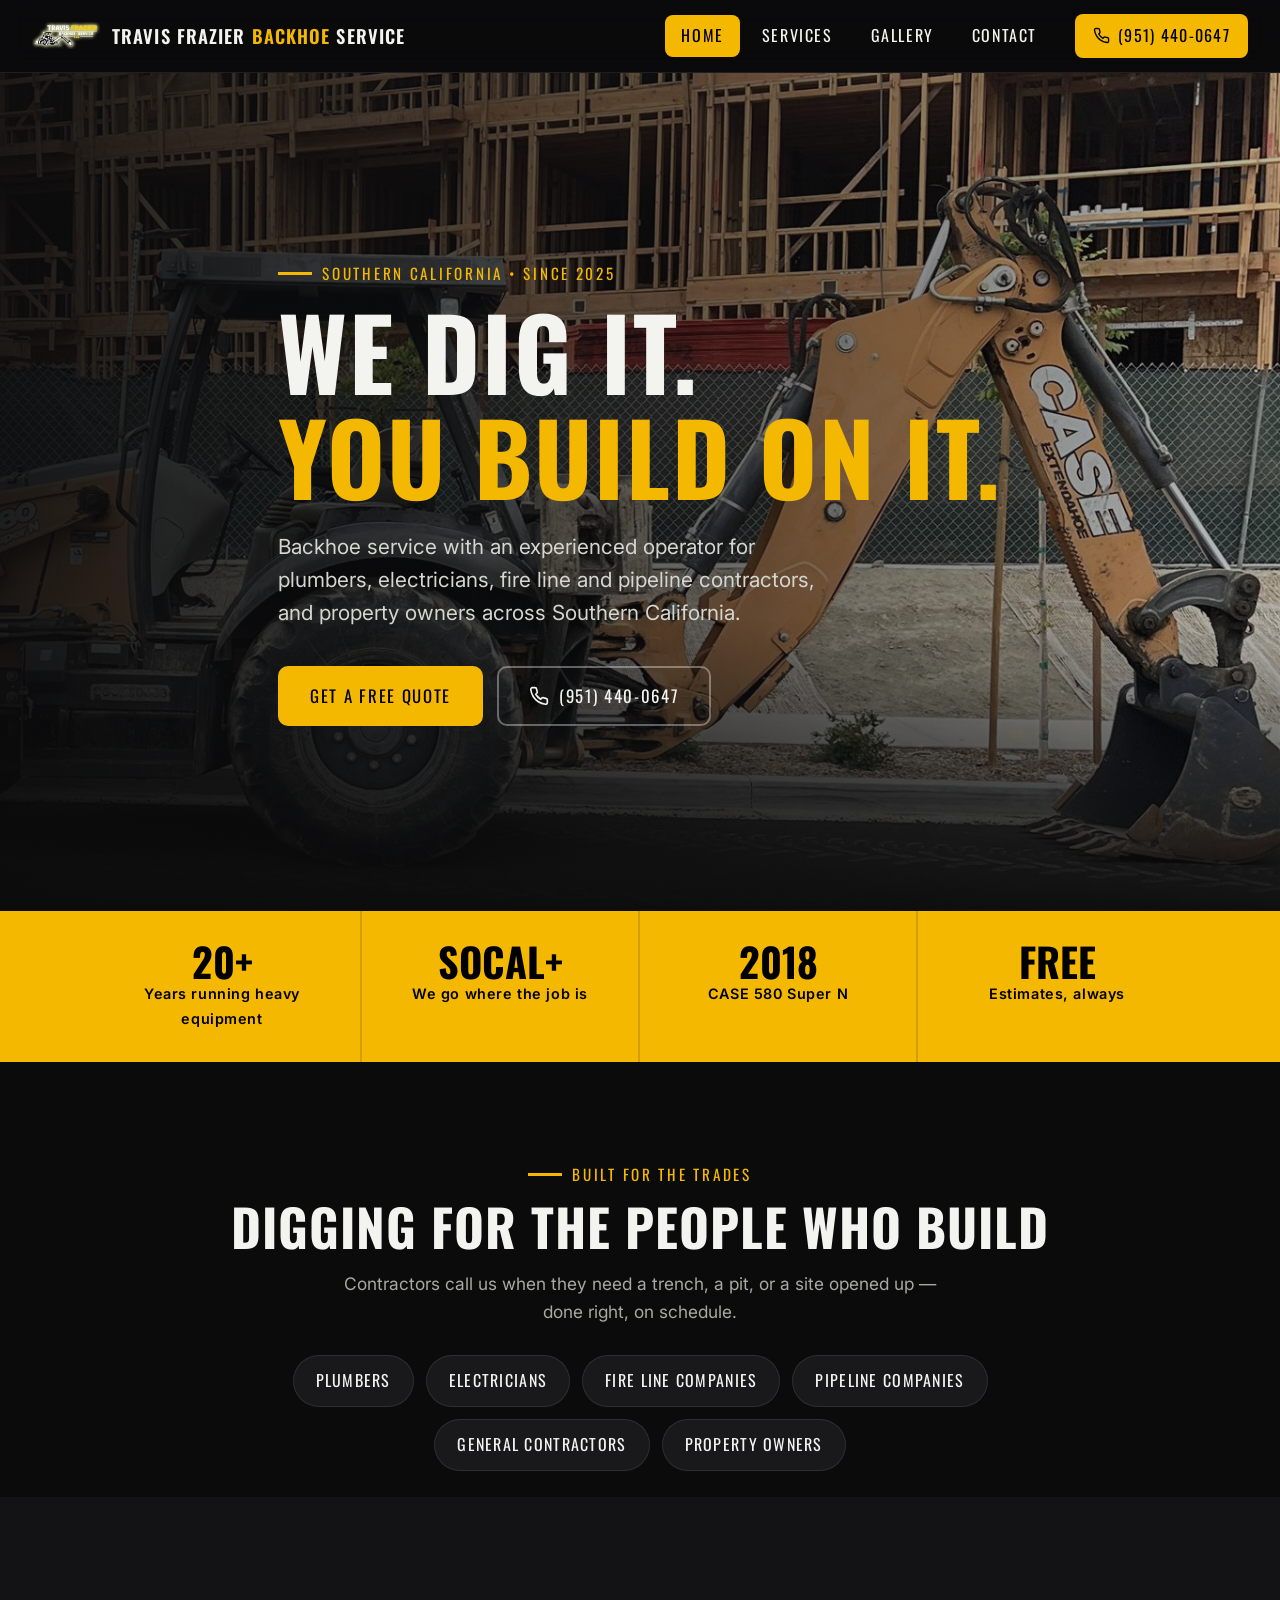
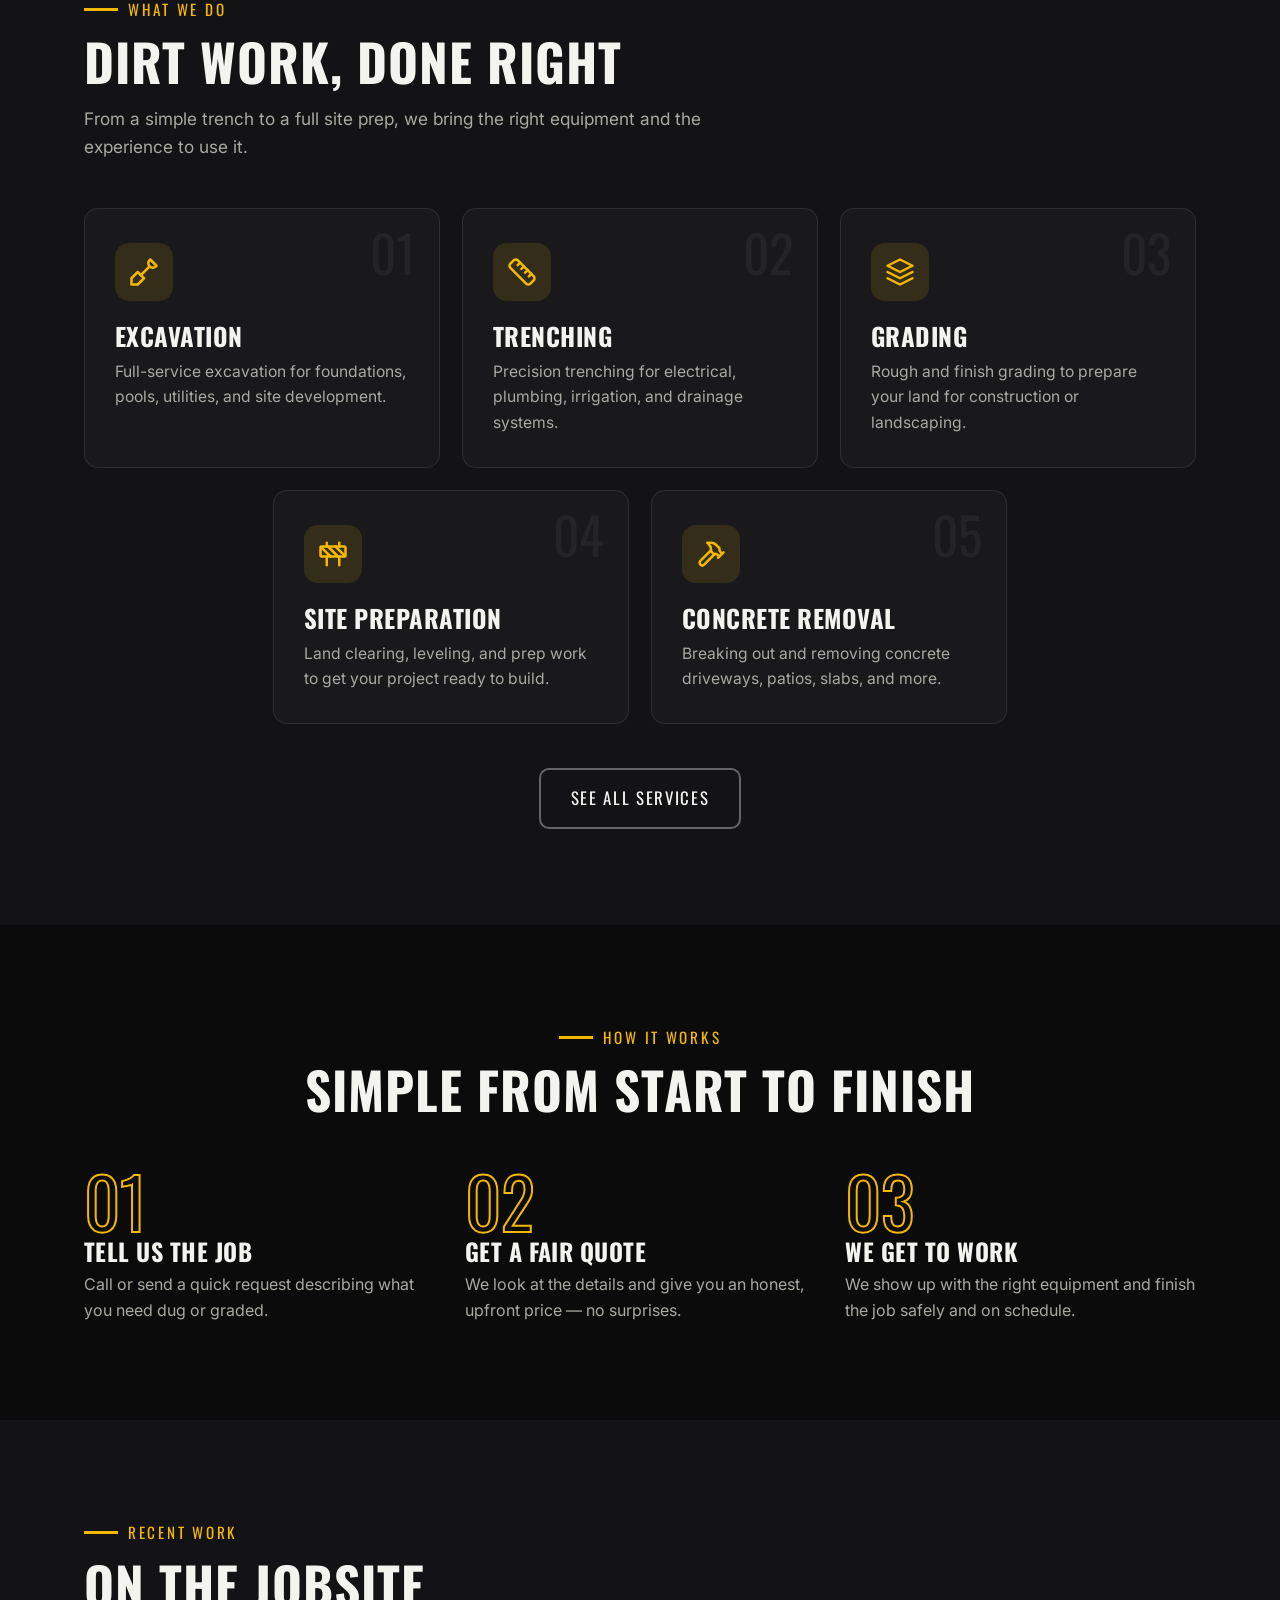
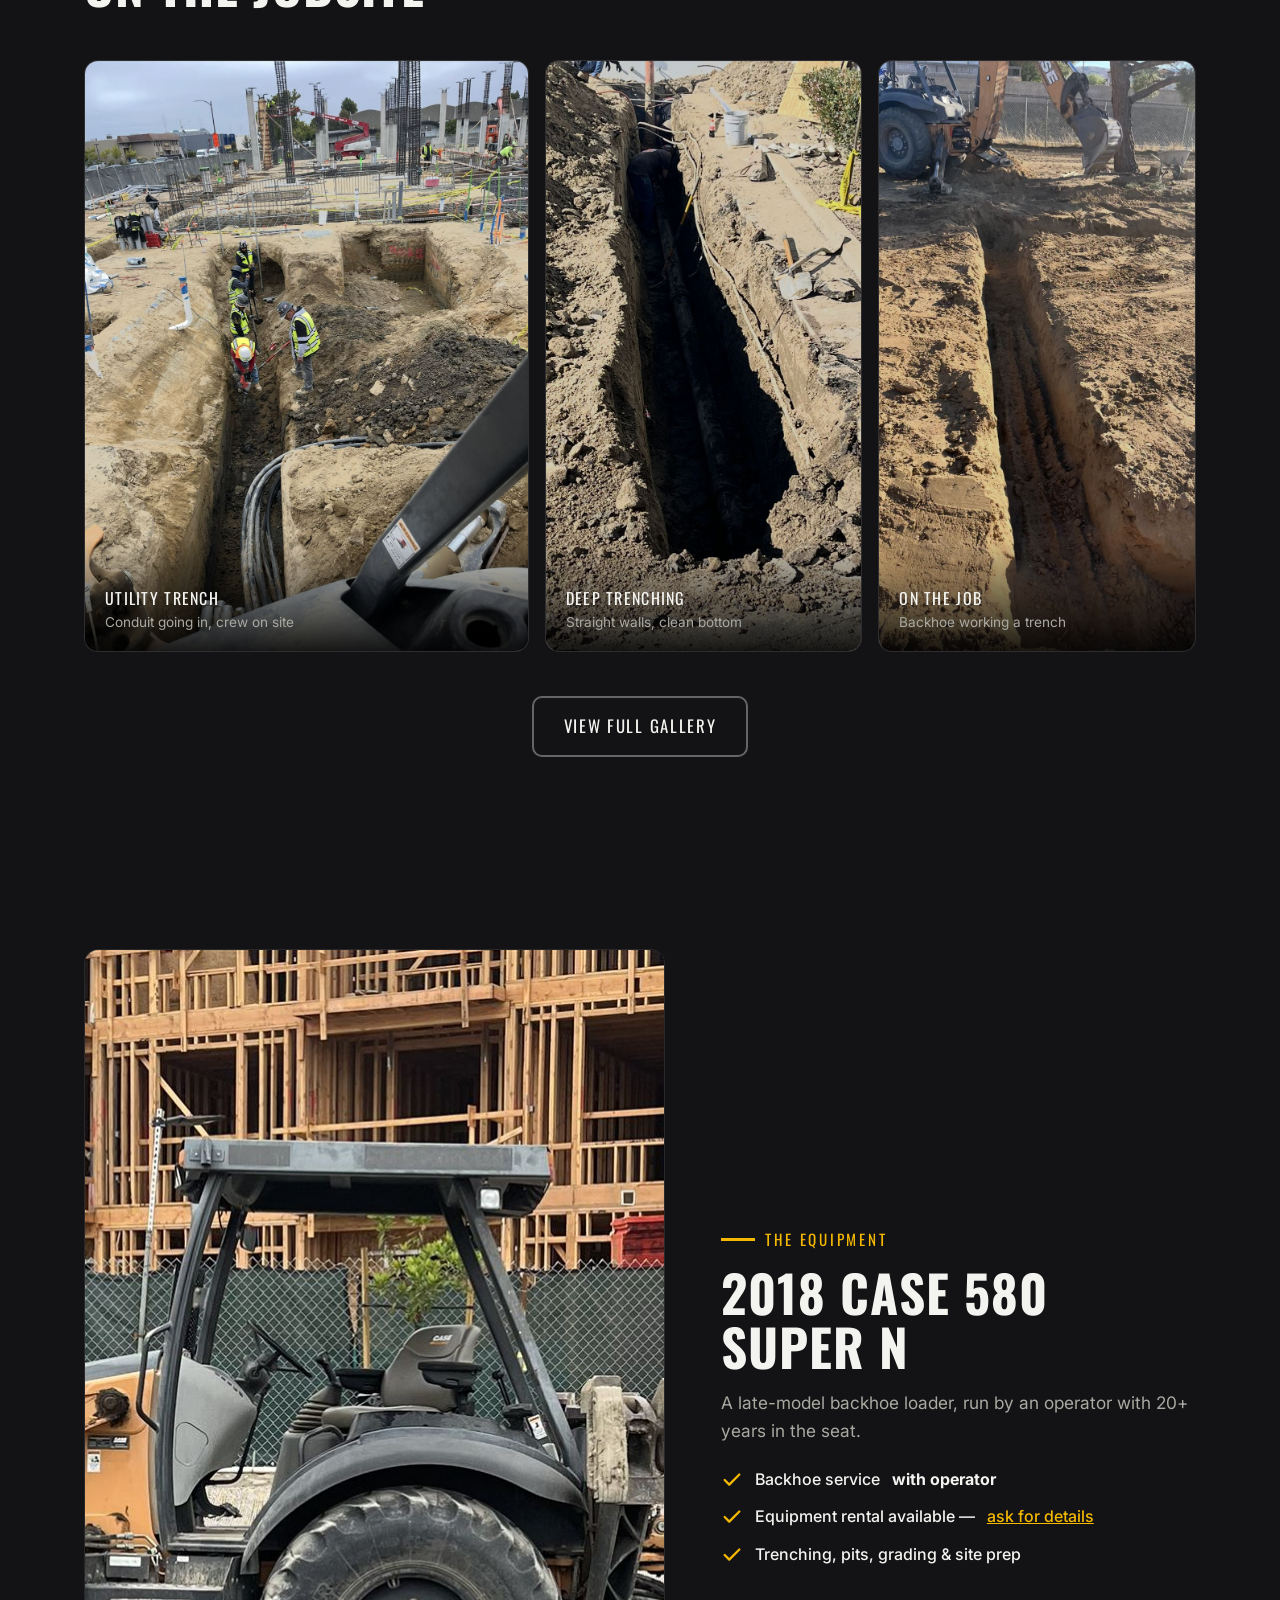
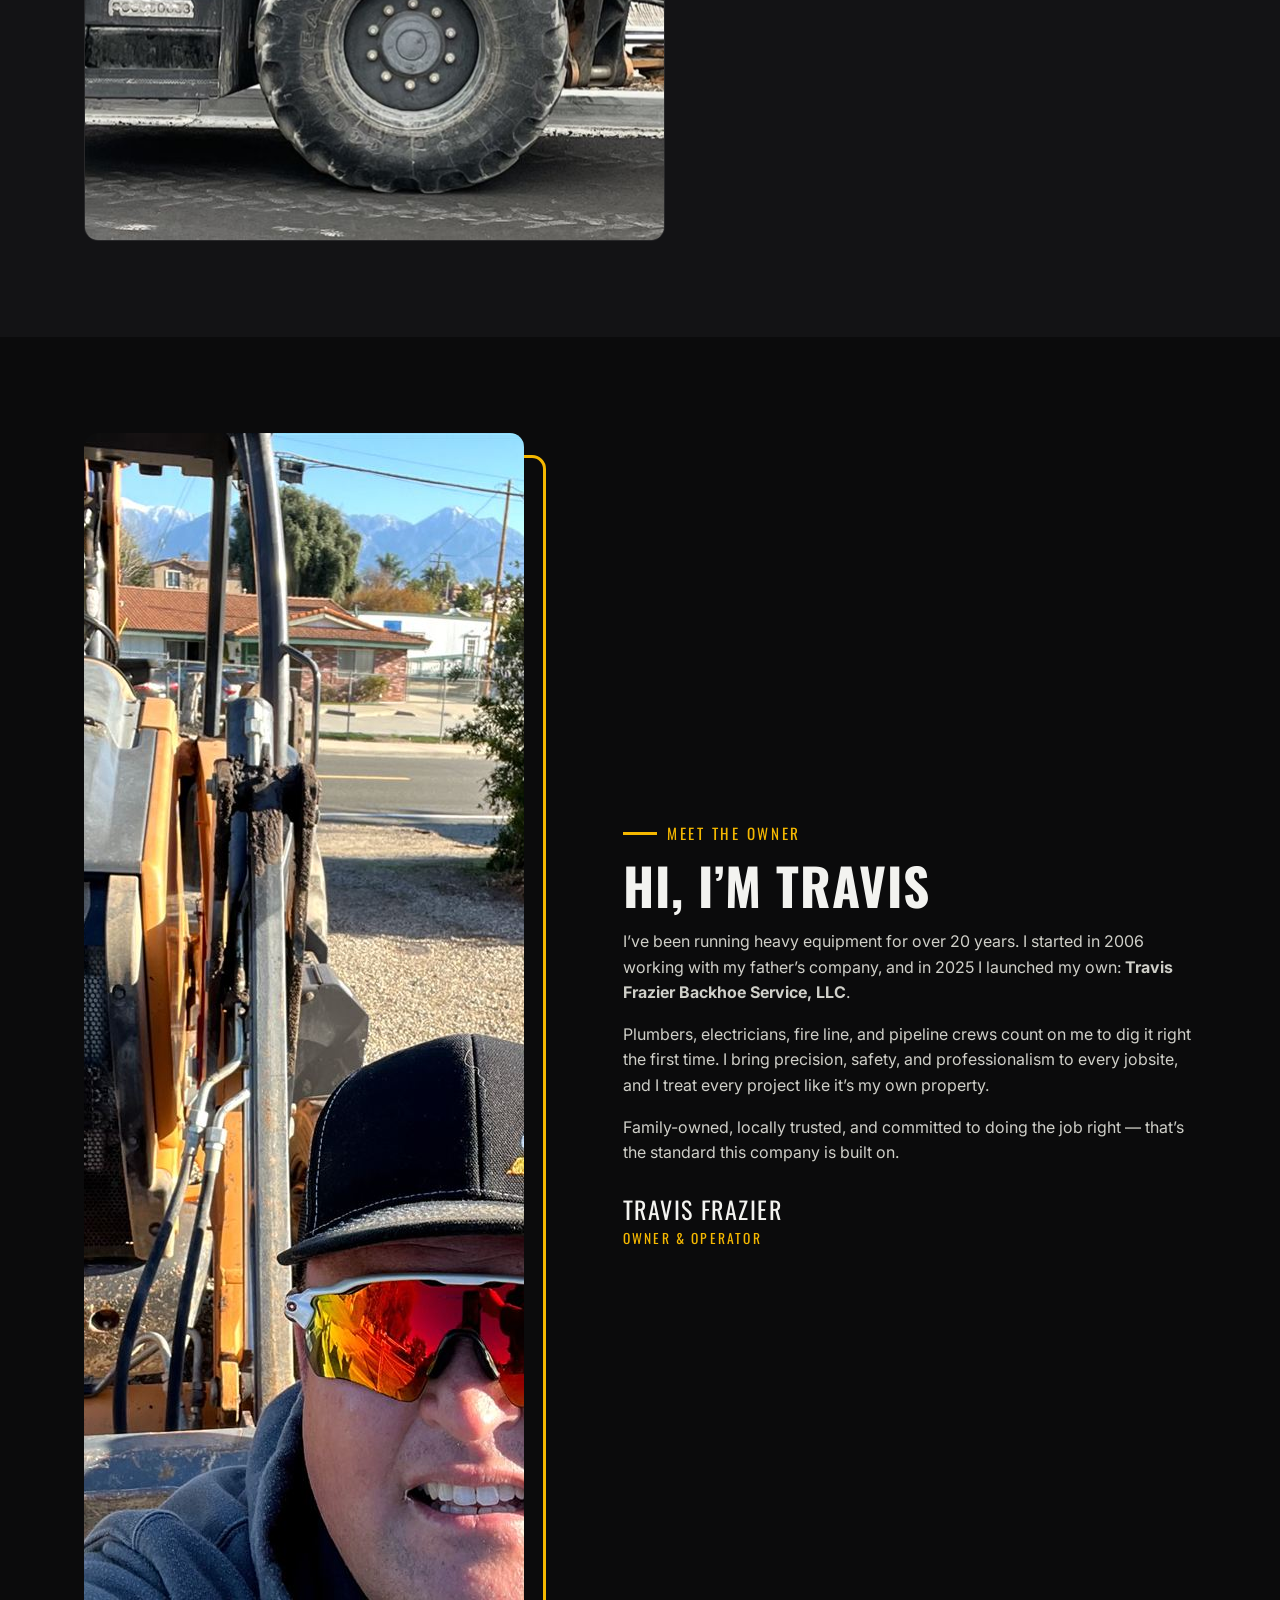
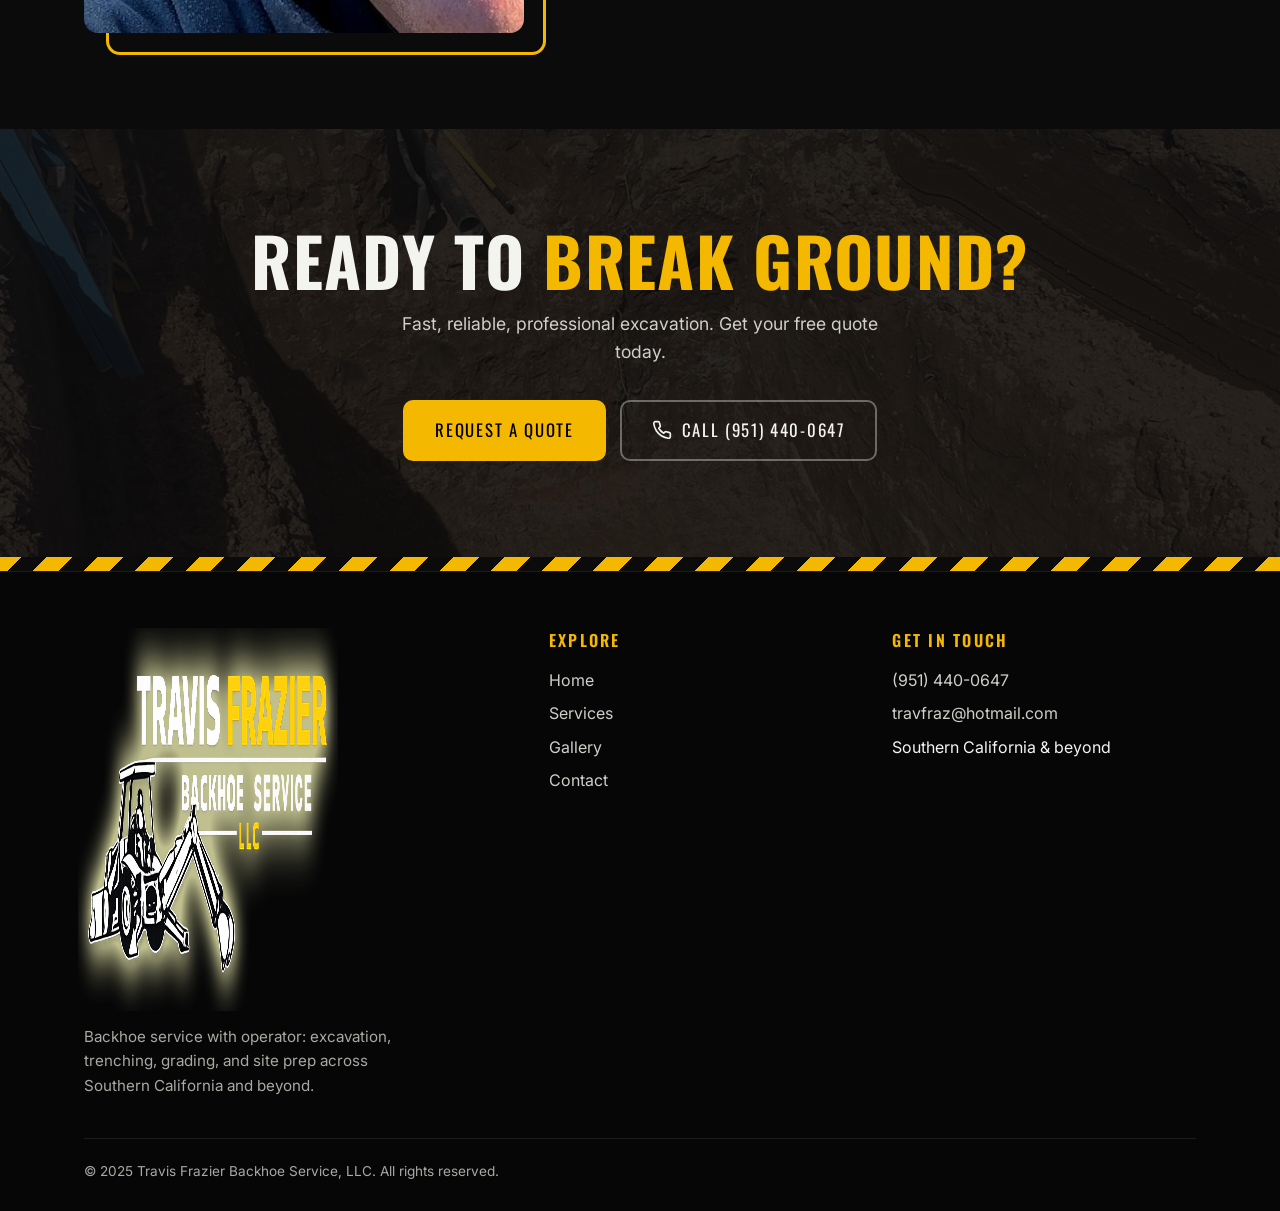
<file: index.html>
<!DOCTYPE html>
<html lang="en">
<head>
    <meta charset="UTF-8">
    <meta name="viewport" content="width=device-width, initial-scale=1.0">
    <title>Travis Frazier Backhoe Service LLC</title>
    <meta name="description" content="Backhoe service with operator for plumbers, electricians, fire line and pipeline contractors across Southern California and beyond. Will travel to the job.">
    <link rel="canonical" href="https://gfrazier620-afk.github.io/backhoe-website/">
    <meta name="theme-color" content="#0b0b0c">
    <meta property="og:type" content="website">
    <meta property="og:site_name" content="Travis Frazier Backhoe Service LLC">
    <meta property="og:title" content="Travis Frazier Backhoe Service LLC">
    <meta property="og:description" content="Backhoe service with operator for plumbers, electricians, fire line and pipeline contractors across Southern California and beyond. Will travel to the job.">
    <meta property="og:url" content="https://gfrazier620-afk.github.io/backhoe-website/">
    <meta property="og:image" content="https://gfrazier620-afk.github.io/backhoe-website/assets/img/og-image.jpg">
    <meta property="og:image:width" content="1200">
    <meta property="og:image:height" content="630">
    <meta name="twitter:card" content="summary_large_image">
    <meta name="twitter:title" content="Travis Frazier Backhoe Service LLC">
    <meta name="twitter:description" content="Backhoe service with operator for plumbers, electricians, fire line and pipeline contractors across Southern California and beyond. Will travel to the job.">
    <meta name="twitter:image" content="https://gfrazier620-afk.github.io/backhoe-website/assets/img/og-image.jpg">
    <link rel="preconnect" href="https://fonts.googleapis.com">
    <link rel="preconnect" href="https://fonts.gstatic.com" crossorigin>
    <link rel="preload" as="image" href="assets/img/backhoe-owner.jpg" fetchpriority="high">
    <link href="https://fonts.googleapis.com/css2?family=Inter:wght@400;500;600;700&family=Oswald:wght@500;600;700&display=swap" rel="stylesheet">
    <link rel="stylesheet" href="assets/css/styles.css">
    <link rel="icon" href="favicon.ico" sizes="any">
    <link rel="icon" type="image/png" sizes="32x32" href="assets/img/favicon-32.png">
    <link rel="apple-touch-icon" href="assets/img/apple-touch-icon.png">
    <script type="application/ld+json">
{
  "@context": "https://schema.org",
  "@type": "HomeAndConstructionBusiness",
  "name": "Travis Frazier Backhoe Service LLC",
  "legalName": "Travis Frazier Backhoe Service, LLC",
  "url": "https://gfrazier620-afk.github.io/backhoe-website/",
  "telephone": "+1-951-440-0647",
  "email": "travfraz@hotmail.com",
  "image": "https://gfrazier620-afk.github.io/backhoe-website/assets/img/og-image.jpg",
  "logo": "https://gfrazier620-afk.github.io/backhoe-website/assets/img/logo-transparent.png",
  "description": "Backhoe service with operator for plumbers, electricians, fire line and pipeline contractors, and property owners across Southern California and beyond.",
  "foundingDate": "2025-05-29",
  "founder": {
    "@type": "Person",
    "name": "Travis Frazier"
  },
  "areaServed": [
    {
      "@type": "Place",
      "name": "Southern California"
    },
    {
      "@type": "Place",
      "name": "Inland Empire"
    },
    {
      "@type": "Place",
      "name": "Los Angeles"
    },
    {
      "@type": "Place",
      "name": "Orange County"
    },
    {
      "@type": "Place",
      "name": "Bay Area"
    },
    {
      "@type": "Place",
      "name": "San Jose"
    }
  ],
  "makesOffer": [
    {
      "@type": "Offer",
      "itemOffered": {
        "@type": "Service",
        "name": "Excavation",
        "description": "Full-service excavation for foundations, pools, utilities, and site development."
      }
    },
    {
      "@type": "Offer",
      "itemOffered": {
        "@type": "Service",
        "name": "Trenching",
        "description": "Precision trenching for electrical, plumbing, irrigation, and drainage systems."
      }
    },
    {
      "@type": "Offer",
      "itemOffered": {
        "@type": "Service",
        "name": "Grading",
        "description": "Rough and finish grading to prepare your land for construction or landscaping."
      }
    },
    {
      "@type": "Offer",
      "itemOffered": {
        "@type": "Service",
        "name": "Site Preparation",
        "description": "Land clearing, leveling, and prep work to get your project ready to build."
      }
    },
    {
      "@type": "Offer",
      "itemOffered": {
        "@type": "Service",
        "name": "Concrete Removal",
        "description": "Breaking out and removing concrete driveways, patios, slabs, and more."
      }
    }
  ]
}
    </script>
</head>
<body>
<a class="skip-link" href="#main">Skip to content</a>
<svg width="0" height="0" style="position:absolute" aria-hidden="true"><defs>
<symbol id="i-phone" viewBox="0 0 24 24" fill="none" stroke="currentColor" stroke-width="2" stroke-linecap="round" stroke-linejoin="round"><path d="M22 16.92v3a2 2 0 0 1-2.18 2 19.79 19.79 0 0 1-8.63-3.07 19.5 19.5 0 0 1-6-6 19.79 19.79 0 0 1-3.07-8.67A2 2 0 0 1 4.11 2h3a2 2 0 0 1 2 1.72c.127.96.361 1.903.7 2.81a2 2 0 0 1-.45 2.11L8.09 9.91a16 16 0 0 0 6 6l1.27-1.27a2 2 0 0 1 2.11-.45c.907.339 1.85.573 2.81.7A2 2 0 0 1 22 16.92z"/></symbol>
<symbol id="i-mail" viewBox="0 0 24 24" fill="none" stroke="currentColor" stroke-width="2" stroke-linecap="round" stroke-linejoin="round"><rect x="2" y="4" width="20" height="16" rx="2"/><path d="m22 7-10 6L2 7"/></symbol>
<symbol id="i-pin" viewBox="0 0 24 24" fill="none" stroke="currentColor" stroke-width="2" stroke-linecap="round" stroke-linejoin="round"><path d="M20 10c0 6-8 12-8 12S4 16 4 10a8 8 0 0 1 16 0Z"/><circle cx="12" cy="10" r="3"/></symbol>
<symbol id="i-check" viewBox="0 0 24 24" fill="none" stroke="currentColor" stroke-width="2.5" stroke-linecap="round" stroke-linejoin="round"><path d="M20 6 9 17l-5-5"/></symbol>
<symbol id="i-shovel" viewBox="0 0 24 24" fill="none" stroke="currentColor" stroke-width="2" stroke-linecap="round" stroke-linejoin="round"><path d="M2 22v-5l5-5 5 5-5 5z"/><path d="M9.5 14.5 16 8"/><path d="m17 2 5 5-.5.5a3.53 3.53 0 0 1-5 0 3.53 3.53 0 0 1 0-5z"/></symbol>
<symbol id="i-ruler" viewBox="0 0 24 24" fill="none" stroke="currentColor" stroke-width="2" stroke-linecap="round" stroke-linejoin="round"><path d="M21.3 15.3a2.4 2.4 0 0 1 0 3.4l-2.6 2.6a2.4 2.4 0 0 1-3.4 0L2.7 8.7a2.4 2.4 0 0 1 0-3.4l2.6-2.6a2.4 2.4 0 0 1 3.4 0z"/><path d="m14.5 12.5 2-2M11.5 9.5l2-2M8.5 6.5l2-2M17.5 15.5l2-2"/></symbol>
<symbol id="i-layers" viewBox="0 0 24 24" fill="none" stroke="currentColor" stroke-width="2" stroke-linecap="round" stroke-linejoin="round"><path d="m12 2 10 5-10 5L2 7z"/><path d="m2 12 10 5 10-5"/><path d="m2 17 10 5 10-5"/></symbol>
<symbol id="i-cone" viewBox="0 0 24 24" fill="none" stroke="currentColor" stroke-width="2" stroke-linecap="round" stroke-linejoin="round"><rect x="2" y="6" width="20" height="8" rx="1"/><path d="M17 14v7M7 14v7M17 3v3M7 3v3M10 14 2.3 6.3M14 6l7.7 7.7M8 6l8 8"/></symbol>
<symbol id="i-hammer" viewBox="0 0 24 24" fill="none" stroke="currentColor" stroke-width="2" stroke-linecap="round" stroke-linejoin="round"><path d="m15 12-8.5 8.5a2.12 2.12 0 0 1-3-3L12 9"/><path d="M17.64 15 22 10.64"/><path d="m20.91 11.7-1.25-1.25c-.6-.6-.93-1.4-.93-2.25v-.86L16.01 4.6a5.56 5.56 0 0 0-3.94-1.64H9l.92.82A6.18 6.18 0 0 1 12 8.4v1.56l2 2h2.47l2.26 1.91"/></symbol>
<symbol id="i-truck" viewBox="0 0 24 24" fill="none" stroke="currentColor" stroke-width="2" stroke-linecap="round" stroke-linejoin="round"><path d="M14 18V6a2 2 0 0 0-2-2H4a2 2 0 0 0-2 2v11a1 1 0 0 0 1 1h2"/><path d="M15 18H9"/><path d="M19 18h2a1 1 0 0 0 1-1v-3.65a1 1 0 0 0-.22-.624l-3.48-4.35A1 1 0 0 0 17.52 8H14"/><circle cx="17" cy="18" r="2"/><circle cx="7" cy="18" r="2"/></symbol>
</defs></svg>
<header>
    <nav class="navbar" aria-label="Main">
        <a class="nav-left" href="index.html">
            <img src="assets/img/logo-transparent.png" class="nav-logo" alt="" width="961" height="383">
            <span class="nav-title">Travis Frazier <span>Backhoe</span> Service</span>
        </a>
        <div class="nav-right">
            <ul class="nav-links">
                <li><a class="active" aria-current="page" href="index.html">Home</a></li>
                <li><a href="services.html">Services</a></li>
                <li><a href="gallery.html">Gallery</a></li>
                <li><a href="contact.html">Contact</a></li>
            </ul>
            <a class="nav-call" href="tel:9514400647"><svg aria-hidden="true"><use href="#i-phone"/></svg> (951) 440-0647</a>
            <button class="hamburger" aria-label="Toggle menu" aria-expanded="false"><span></span><span></span><span></span></button>
        </div>
    </nav>
</header>
<main id="main">

<section class="hero">
    <div class="container">
        <div class="hero-content">
            <div class="eyebrow">Southern California &bull; Since 2025</div>
            <h1>We dig it.<br><em>You build on it.</em></h1>
            <p class="lead">Backhoe service with an experienced operator for plumbers, electricians, fire line and pipeline contractors, and property owners across Southern California.</p>
            <div class="hero-actions">
                <a class="btn btn-primary" href="contact.html#quote-form">Get a free quote</a>
                <a class="btn btn-ghost" href="tel:9514400647"><svg aria-hidden="true"><use href="#i-phone"/></svg> (951) 440-0647</a>
            </div>
        </div>
    </div>
</section>

<section class="stats" aria-label="Highlights">
    <div class="container stats-grid">
        <div class="stat"><strong>20+</strong><span>Years running heavy equipment</span></div>
        <div class="stat"><strong>SoCal+</strong><span>We go where the job is</span></div>
        <div class="stat"><strong>2018</strong><span>CASE 580 Super N</span></div>
        <div class="stat"><strong>Free</strong><span>Estimates, always</span></div>
    </div>
</section>

<section class="trades">
    <div class="container">
        <div class="section-head center reveal">
            <div class="eyebrow">Built for the trades</div>
            <h2 class="section-title">Digging for the people who build</h2>
            <p class="section-lead">Contractors call us when they need a trench, a pit, or a site opened up &mdash; done right, on schedule.</p>
        </div>
        <ul class="chips reveal">
            <li>Plumbers</li><li>Electricians</li><li>Fire line companies</li><li>Pipeline companies</li><li>General contractors</li><li>Property owners</li>
        </ul>
    </div>
</section>

<section class="services">
    <div class="container">
        <div class="section-head reveal">
            <div class="eyebrow">What we do</div>
            <h2 class="section-title">Dirt work, done right</h2>
            <p class="section-lead">From a simple trench to a full site prep, we bring the right equipment and the experience to use it.</p>
        </div>
        <div class="service-grid">
        <article class="service-card reveal" data-delay="1">
            <span class="service-num">01</span>
            <div class="service-icon"><svg aria-hidden="true"><use href="#i-shovel"/></svg></div>
            <h3>Excavation</h3>
            <p>Full-service excavation for foundations, pools, utilities, and site development.</p>
        </article>
        <article class="service-card reveal" data-delay="2">
            <span class="service-num">02</span>
            <div class="service-icon"><svg aria-hidden="true"><use href="#i-ruler"/></svg></div>
            <h3>Trenching</h3>
            <p>Precision trenching for electrical, plumbing, irrigation, and drainage systems.</p>
        </article>
        <article class="service-card reveal" data-delay="3">
            <span class="service-num">03</span>
            <div class="service-icon"><svg aria-hidden="true"><use href="#i-layers"/></svg></div>
            <h3>Grading</h3>
            <p>Rough and finish grading to prepare your land for construction or landscaping.</p>
        </article>
        <article class="service-card reveal" data-delay="1">
            <span class="service-num">04</span>
            <div class="service-icon"><svg aria-hidden="true"><use href="#i-cone"/></svg></div>
            <h3>Site Preparation</h3>
            <p>Land clearing, leveling, and prep work to get your project ready to build.</p>
        </article>
        <article class="service-card reveal" data-delay="2">
            <span class="service-num">05</span>
            <div class="service-icon"><svg aria-hidden="true"><use href="#i-hammer"/></svg></div>
            <h3>Concrete Removal</h3>
            <p>Breaking out and removing concrete driveways, patios, slabs, and more.</p>
        </article>
        </div>
        <div class="services-cta"><a class="btn btn-ghost" href="services.html">See all services</a></div>
    </div>
</section>

<section>
    <div class="container">
        <div class="section-head center reveal">
            <div class="eyebrow">How it works</div>
            <h2 class="section-title">Simple from start to finish</h2>
        </div>
        <div class="steps">
            <div class="step reveal"><h3>Tell us the job</h3><p>Call or send a quick request describing what you need dug or graded.</p></div>
            <div class="step reveal" data-delay="1"><h3>Get a fair quote</h3><p>We look at the details and give you an honest, upfront price &mdash; no surprises.</p></div>
            <div class="step reveal" data-delay="2"><h3>We get to work</h3><p>We show up with the right equipment and finish the job safely and on schedule.</p></div>
        </div>
    </div>
</section>

<section class="work">
    <div class="container">
        <div class="section-head reveal">
            <div class="eyebrow">Recent work</div>
            <h2 class="section-title">On the jobsite</h2>
        </div>
        <div class="mosaic">
        <figure class="shot lightbox-trigger reveal" tabindex="0" role="button" aria-label="Enlarge photo: Utility trench">
            <img src="assets/img/crew-utility-trench.jpg" alt="Crew laying conduit in a deep utility trench on an active construction site" loading="lazy" decoding="async" width="1100" height="1467">
            <figcaption>Utility trench<small>Conduit going in, crew on site</small></figcaption>
        </figure>
        <figure class="shot lightbox-trigger reveal" data-delay="1" tabindex="0" role="button" aria-label="Enlarge photo: Deep trenching">
            <img src="assets/img/deep-trench-pipe.jpg" alt="Deep, straight trench with pipe running along the bottom" loading="lazy" decoding="async" width="1100" height="1467">
            <figcaption>Deep trenching<small>Straight walls, clean bottom</small></figcaption>
        </figure>
        <figure class="shot lightbox-trigger reveal" data-delay="2" tabindex="0" role="button" aria-label="Enlarge photo: On the job">
            <img src="assets/img/backhoe-on-site.jpg" alt="CASE backhoe beside a freshly dug trench" loading="lazy" decoding="async" width="1100" height="1467">
            <figcaption>On the job<small>Backhoe working a trench</small></figcaption>
        </figure>
        </div>
        <div class="services-cta"><a class="btn btn-ghost" href="gallery.html">View full gallery</a></div>
    </div>
</section>

<section class="machine">
    <div class="container machine-grid">
        <figure class="machine-photo reveal">
            <img src="assets/img/backhoe-owner.jpg" alt="2018 CASE 580 Super N backhoe loader at a construction site" loading="lazy" decoding="async" width="2000" height="892">
        </figure>
        <div class="reveal" data-delay="1">
            <div class="eyebrow">The equipment</div>
            <h2 class="section-title">2018 CASE 580 Super N</h2>
            <p class="section-lead">A late-model backhoe loader, run by an operator with 20+ years in the seat.</p>
            <ul class="spec-list">
                <li><svg aria-hidden="true"><use href="#i-check"/></svg> Backhoe service <b>with operator</b></li>
                <li><svg aria-hidden="true"><use href="#i-check"/></svg> Equipment rental available &mdash; <a href="contact.html#quote-form">ask for details</a></li>
                <li><svg aria-hidden="true"><use href="#i-check"/></svg> Trenching, pits, grading &amp; site prep</li>
            </ul>
        </div>
    </div>
</section>

<section>
    <div class="container owner-grid">
        <div class="owner-photo reveal">
            <img src="assets/img/owner.jpg" alt="Travis Frazier in front of his CASE backhoe" loading="lazy" decoding="async" width="900" height="1200">
        </div>
        <div class="owner-info reveal" data-delay="1">
            <div class="eyebrow">Meet the owner</div>
            <h2 class="section-title">Hi, I&rsquo;m Travis</h2>
            <p>I&rsquo;ve been running heavy equipment for over 20 years. I started in 2006 working with my father&rsquo;s company, and in 2025 I launched my own: <strong>Travis Frazier Backhoe Service, LLC</strong>.</p>
            <p>Plumbers, electricians, fire line, and pipeline crews count on me to dig it right the first time. I bring precision, safety, and professionalism to every jobsite, and I treat every project like it&rsquo;s my own property.</p>
            <p>Family-owned, locally trusted, and committed to doing the job right &mdash; that&rsquo;s the standard this company is built on.</p>
            <div class="owner-sig">Travis Frazier<small>Owner &amp; Operator</small></div>
        </div>
    </div>
</section>

<section class="final-cta">
    <div class="container reveal">
        <h2>Ready to <em>break ground?</em></h2>
        <p>Fast, reliable, professional excavation. Get your free quote today.</p>
        <div class="hero-actions">
            <a class="btn btn-primary" href="contact.html#quote-form">Request a quote</a>
            <a class="btn btn-ghost" href="tel:9514400647"><svg aria-hidden="true"><use href="#i-phone"/></svg> Call (951) 440-0647</a>
        </div>
    </div>
</section>
<div class="hazard"></div>

</main>

<footer>
    <div class="container">
        <div class="footer-grid">
            <div class="footer-brand">
                <img src="assets/img/logo-transparent.png" alt="Travis Frazier Backhoe Service LLC logo" loading="lazy" width="961" height="383">
                <p>Backhoe service with operator: excavation, trenching, grading, and site prep across Southern California and beyond.</p>
            </div>
            <div>
                <h4>Explore</h4>
                <ul>
                    <li><a href="index.html">Home</a></li>
                    <li><a href="services.html">Services</a></li>
                    <li><a href="gallery.html">Gallery</a></li>
                    <li><a href="contact.html">Contact</a></li>
                </ul>
            </div>
            <div>
                <h4>Get in touch</h4>
                <ul>
                    <li><a href="tel:9514400647">(951) 440-0647</a></li>
                    <li><a href="mailto:travfraz@hotmail.com">travfraz@hotmail.com</a></li>
                    <li>Southern California &amp; beyond</li>
                </ul>
            </div>
        </div>
        <div class="footer-bottom">
            <span>&copy; 2025 Travis Frazier Backhoe Service, LLC. All rights reserved.</span>
        </div>
    </div>
</footer>

<div class="call-bar">
    <a href="tel:9514400647"><svg aria-hidden="true"><use href="#i-phone"/></svg> Call</a>
    <a href="contact.html#quote-form">Free Quote</a>
</div>

<div id="lightbox" class="lightbox" role="dialog" aria-modal="true" aria-label="Photo viewer">
    <button class="lightbox-close" aria-label="Close">&times;</button>
    <img class="lightbox-content" id="lightbox-img" alt="">
</div>

<script src="assets/js/main.js"></script>
</body>
</html>
</file>
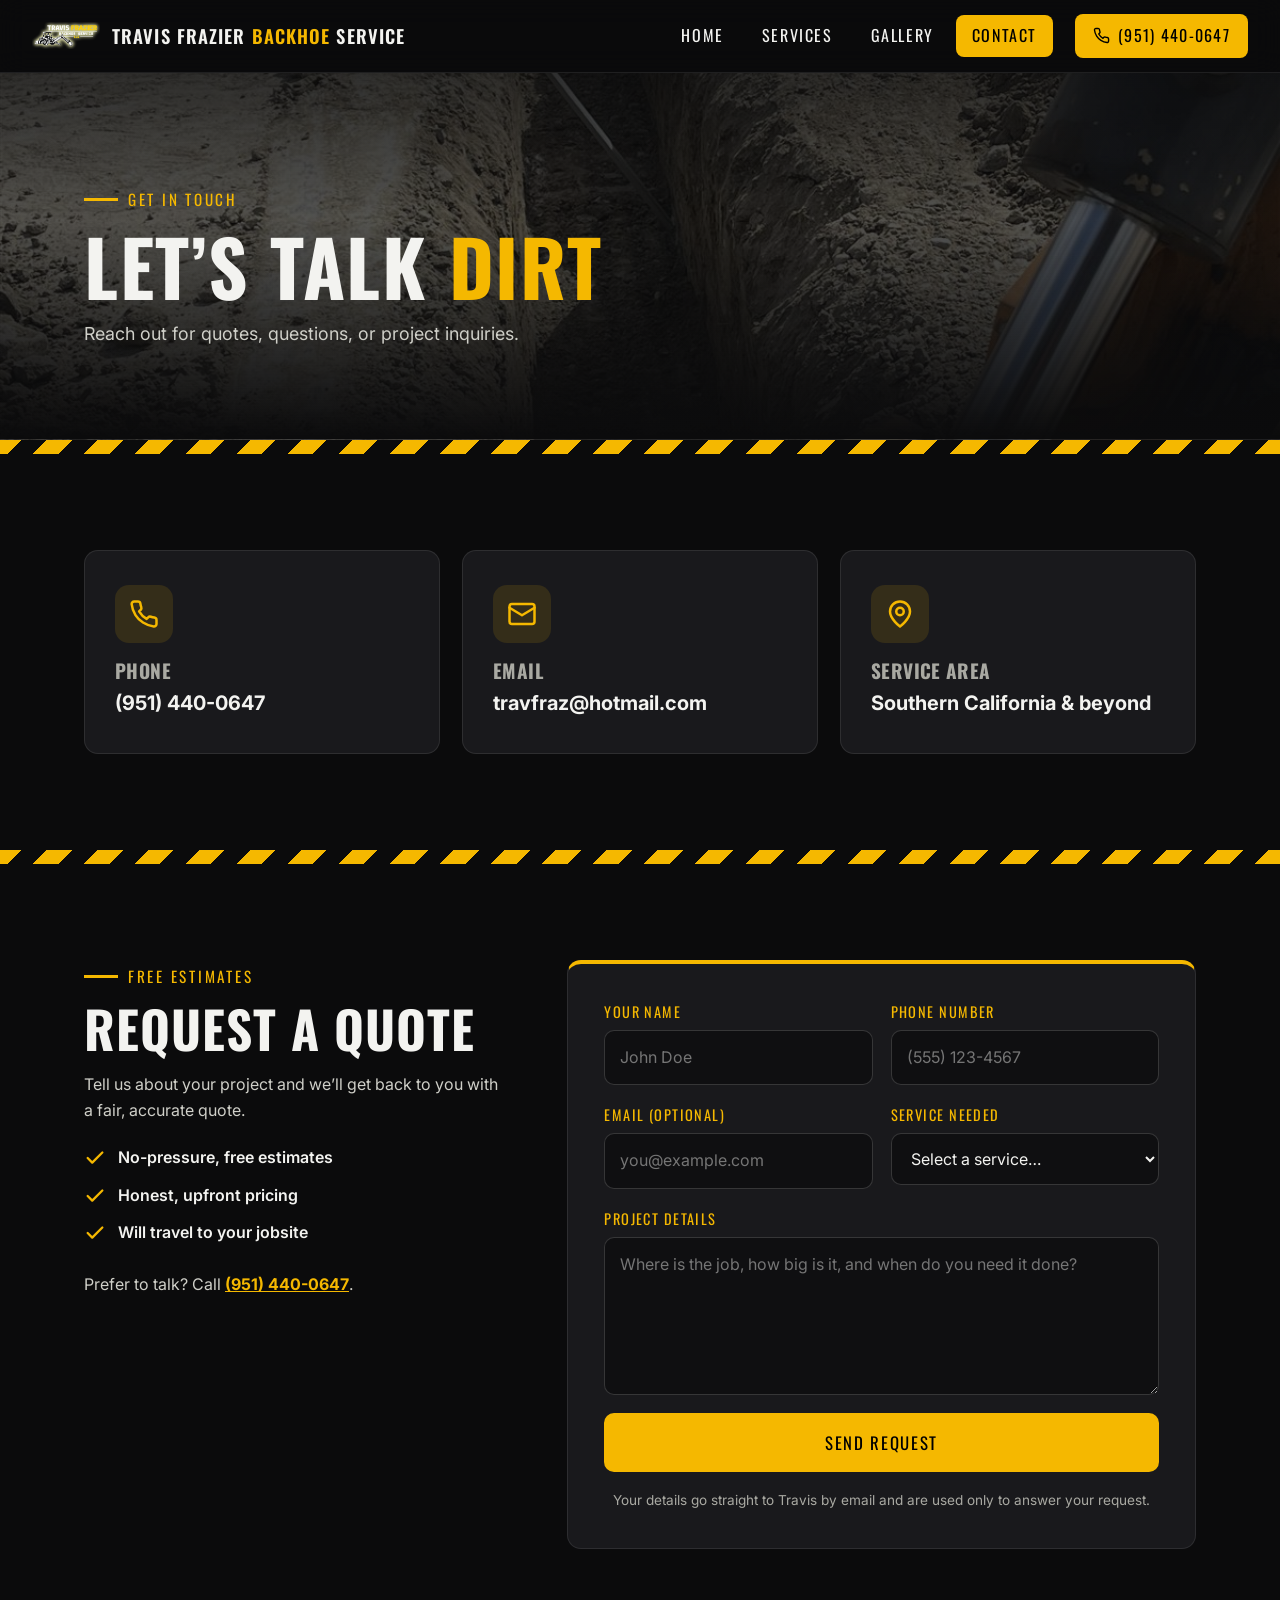
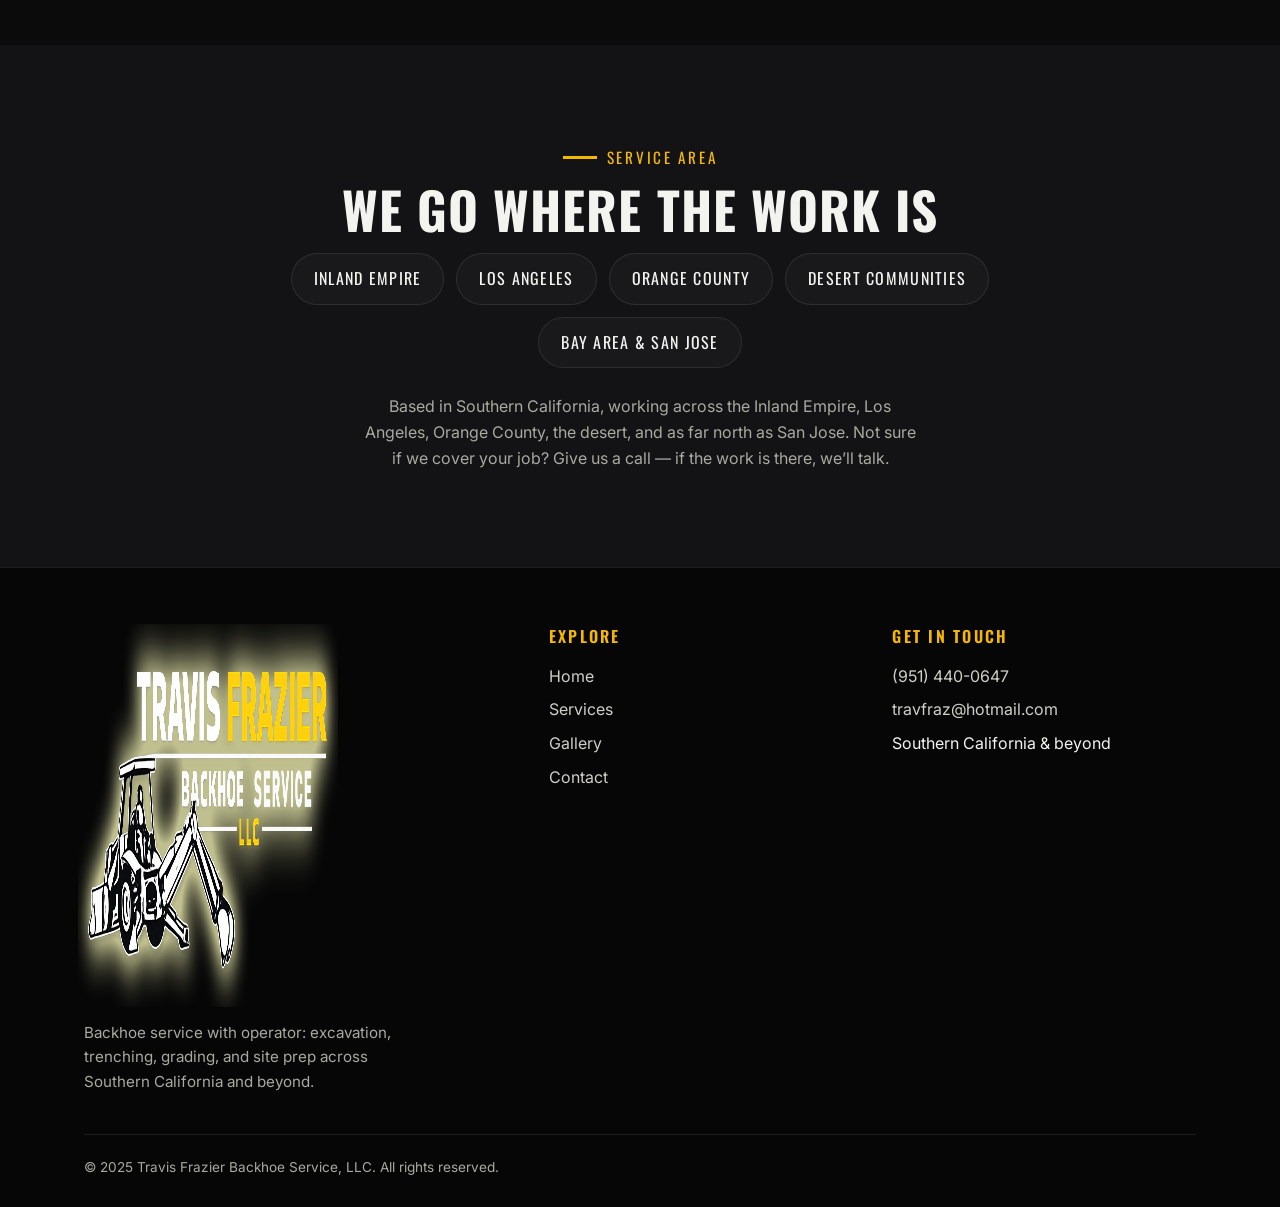
<file: contact.html>
<!DOCTYPE html>
<html lang="en">
<head>
    <meta charset="UTF-8">
    <meta name="viewport" content="width=device-width, initial-scale=1.0">
    <title>Contact Us | Travis Frazier Backhoe Service LLC</title>
    <meta name="description" content="Contact Travis Frazier Backhoe Service LLC for backhoe service with operator across Southern California, the Inland Empire, the desert, and the Bay Area.">
    <link rel="canonical" href="https://gfrazier620-afk.github.io/backhoe-website/contact.html">
    <meta name="theme-color" content="#0b0b0c">
    <meta property="og:type" content="website">
    <meta property="og:site_name" content="Travis Frazier Backhoe Service LLC">
    <meta property="og:title" content="Contact Us | Travis Frazier Backhoe Service LLC">
    <meta property="og:description" content="Contact Travis Frazier Backhoe Service LLC for backhoe service with operator across Southern California, the Inland Empire, the desert, and the Bay Area.">
    <meta property="og:url" content="https://gfrazier620-afk.github.io/backhoe-website/contact.html">
    <meta property="og:image" content="https://gfrazier620-afk.github.io/backhoe-website/assets/img/og-image.jpg">
    <meta property="og:image:width" content="1200">
    <meta property="og:image:height" content="630">
    <meta name="twitter:card" content="summary_large_image">
    <meta name="twitter:title" content="Contact Us | Travis Frazier Backhoe Service LLC">
    <meta name="twitter:description" content="Contact Travis Frazier Backhoe Service LLC for backhoe service with operator across Southern California, the Inland Empire, the desert, and the Bay Area.">
    <meta name="twitter:image" content="https://gfrazier620-afk.github.io/backhoe-website/assets/img/og-image.jpg">
    <link rel="preconnect" href="https://fonts.googleapis.com">
    <link rel="preconnect" href="https://fonts.gstatic.com" crossorigin>
    <link href="https://fonts.googleapis.com/css2?family=Inter:wght@400;500;600;700&family=Oswald:wght@500;600;700&display=swap" rel="stylesheet">
    <link rel="stylesheet" href="assets/css/styles.css">
    <link rel="icon" href="favicon.ico" sizes="any">
    <link rel="icon" type="image/png" sizes="32x32" href="assets/img/favicon-32.png">
    <link rel="apple-touch-icon" href="assets/img/apple-touch-icon.png">
    <script type="application/ld+json">
{
  "@context": "https://schema.org",
  "@type": "HomeAndConstructionBusiness",
  "name": "Travis Frazier Backhoe Service LLC",
  "legalName": "Travis Frazier Backhoe Service, LLC",
  "url": "https://gfrazier620-afk.github.io/backhoe-website/",
  "telephone": "+1-951-440-0647",
  "email": "travfraz@hotmail.com",
  "image": "https://gfrazier620-afk.github.io/backhoe-website/assets/img/og-image.jpg",
  "logo": "https://gfrazier620-afk.github.io/backhoe-website/assets/img/logo-transparent.png",
  "description": "Backhoe service with operator for plumbers, electricians, fire line and pipeline contractors, and property owners across Southern California and beyond.",
  "foundingDate": "2025-05-29",
  "founder": {
    "@type": "Person",
    "name": "Travis Frazier"
  },
  "areaServed": [
    {
      "@type": "Place",
      "name": "Southern California"
    },
    {
      "@type": "Place",
      "name": "Inland Empire"
    },
    {
      "@type": "Place",
      "name": "Los Angeles"
    },
    {
      "@type": "Place",
      "name": "Orange County"
    },
    {
      "@type": "Place",
      "name": "Bay Area"
    },
    {
      "@type": "Place",
      "name": "San Jose"
    }
  ],
  "makesOffer": [
    {
      "@type": "Offer",
      "itemOffered": {
        "@type": "Service",
        "name": "Excavation",
        "description": "Full-service excavation for foundations, pools, utilities, and site development."
      }
    },
    {
      "@type": "Offer",
      "itemOffered": {
        "@type": "Service",
        "name": "Trenching",
        "description": "Precision trenching for electrical, plumbing, irrigation, and drainage systems."
      }
    },
    {
      "@type": "Offer",
      "itemOffered": {
        "@type": "Service",
        "name": "Grading",
        "description": "Rough and finish grading to prepare your land for construction or landscaping."
      }
    },
    {
      "@type": "Offer",
      "itemOffered": {
        "@type": "Service",
        "name": "Site Preparation",
        "description": "Land clearing, leveling, and prep work to get your project ready to build."
      }
    },
    {
      "@type": "Offer",
      "itemOffered": {
        "@type": "Service",
        "name": "Concrete Removal",
        "description": "Breaking out and removing concrete driveways, patios, slabs, and more."
      }
    }
  ]
}
    </script>
</head>
<body>
<a class="skip-link" href="#main">Skip to content</a>
<svg width="0" height="0" style="position:absolute" aria-hidden="true"><defs>
<symbol id="i-phone" viewBox="0 0 24 24" fill="none" stroke="currentColor" stroke-width="2" stroke-linecap="round" stroke-linejoin="round"><path d="M22 16.92v3a2 2 0 0 1-2.18 2 19.79 19.79 0 0 1-8.63-3.07 19.5 19.5 0 0 1-6-6 19.79 19.79 0 0 1-3.07-8.67A2 2 0 0 1 4.11 2h3a2 2 0 0 1 2 1.72c.127.96.361 1.903.7 2.81a2 2 0 0 1-.45 2.11L8.09 9.91a16 16 0 0 0 6 6l1.27-1.27a2 2 0 0 1 2.11-.45c.907.339 1.85.573 2.81.7A2 2 0 0 1 22 16.92z"/></symbol>
<symbol id="i-mail" viewBox="0 0 24 24" fill="none" stroke="currentColor" stroke-width="2" stroke-linecap="round" stroke-linejoin="round"><rect x="2" y="4" width="20" height="16" rx="2"/><path d="m22 7-10 6L2 7"/></symbol>
<symbol id="i-pin" viewBox="0 0 24 24" fill="none" stroke="currentColor" stroke-width="2" stroke-linecap="round" stroke-linejoin="round"><path d="M20 10c0 6-8 12-8 12S4 16 4 10a8 8 0 0 1 16 0Z"/><circle cx="12" cy="10" r="3"/></symbol>
<symbol id="i-check" viewBox="0 0 24 24" fill="none" stroke="currentColor" stroke-width="2.5" stroke-linecap="round" stroke-linejoin="round"><path d="M20 6 9 17l-5-5"/></symbol>
<symbol id="i-shovel" viewBox="0 0 24 24" fill="none" stroke="currentColor" stroke-width="2" stroke-linecap="round" stroke-linejoin="round"><path d="M2 22v-5l5-5 5 5-5 5z"/><path d="M9.5 14.5 16 8"/><path d="m17 2 5 5-.5.5a3.53 3.53 0 0 1-5 0 3.53 3.53 0 0 1 0-5z"/></symbol>
<symbol id="i-ruler" viewBox="0 0 24 24" fill="none" stroke="currentColor" stroke-width="2" stroke-linecap="round" stroke-linejoin="round"><path d="M21.3 15.3a2.4 2.4 0 0 1 0 3.4l-2.6 2.6a2.4 2.4 0 0 1-3.4 0L2.7 8.7a2.4 2.4 0 0 1 0-3.4l2.6-2.6a2.4 2.4 0 0 1 3.4 0z"/><path d="m14.5 12.5 2-2M11.5 9.5l2-2M8.5 6.5l2-2M17.5 15.5l2-2"/></symbol>
<symbol id="i-layers" viewBox="0 0 24 24" fill="none" stroke="currentColor" stroke-width="2" stroke-linecap="round" stroke-linejoin="round"><path d="m12 2 10 5-10 5L2 7z"/><path d="m2 12 10 5 10-5"/><path d="m2 17 10 5 10-5"/></symbol>
<symbol id="i-cone" viewBox="0 0 24 24" fill="none" stroke="currentColor" stroke-width="2" stroke-linecap="round" stroke-linejoin="round"><rect x="2" y="6" width="20" height="8" rx="1"/><path d="M17 14v7M7 14v7M17 3v3M7 3v3M10 14 2.3 6.3M14 6l7.7 7.7M8 6l8 8"/></symbol>
<symbol id="i-hammer" viewBox="0 0 24 24" fill="none" stroke="currentColor" stroke-width="2" stroke-linecap="round" stroke-linejoin="round"><path d="m15 12-8.5 8.5a2.12 2.12 0 0 1-3-3L12 9"/><path d="M17.64 15 22 10.64"/><path d="m20.91 11.7-1.25-1.25c-.6-.6-.93-1.4-.93-2.25v-.86L16.01 4.6a5.56 5.56 0 0 0-3.94-1.64H9l.92.82A6.18 6.18 0 0 1 12 8.4v1.56l2 2h2.47l2.26 1.91"/></symbol>
<symbol id="i-truck" viewBox="0 0 24 24" fill="none" stroke="currentColor" stroke-width="2" stroke-linecap="round" stroke-linejoin="round"><path d="M14 18V6a2 2 0 0 0-2-2H4a2 2 0 0 0-2 2v11a1 1 0 0 0 1 1h2"/><path d="M15 18H9"/><path d="M19 18h2a1 1 0 0 0 1-1v-3.65a1 1 0 0 0-.22-.624l-3.48-4.35A1 1 0 0 0 17.52 8H14"/><circle cx="17" cy="18" r="2"/><circle cx="7" cy="18" r="2"/></symbol>
</defs></svg>
<header>
    <nav class="navbar" aria-label="Main">
        <a class="nav-left" href="index.html">
            <img src="assets/img/logo-transparent.png" class="nav-logo" alt="" width="961" height="383">
            <span class="nav-title">Travis Frazier <span>Backhoe</span> Service</span>
        </a>
        <div class="nav-right">
            <ul class="nav-links">
                <li><a href="index.html">Home</a></li>
                <li><a href="services.html">Services</a></li>
                <li><a href="gallery.html">Gallery</a></li>
                <li><a class="active" aria-current="page" href="contact.html">Contact</a></li>
            </ul>
            <a class="nav-call" href="tel:9514400647"><svg aria-hidden="true"><use href="#i-phone"/></svg> (951) 440-0647</a>
            <button class="hamburger" aria-label="Toggle menu" aria-expanded="false"><span></span><span></span><span></span></button>
        </div>
    </nav>
</header>
<main id="main">
<section class="page-hero" style="--hero-img:url('../img/home2.jpg')">
    <div class="container">
        <div class="eyebrow">Get in touch</div>
        <h1>Let&rsquo;s talk <em>dirt</em></h1>
        <p>Reach out for quotes, questions, or project inquiries.</p>
    </div>
</section>
<div class="hazard"></div>

<section>
    <div class="container">
        <div class="contact-grid">
            <div class="contact-card reveal">
                <div class="service-icon"><svg aria-hidden="true"><use href="#i-phone"/></svg></div>
                <h3>Phone</h3>
                <a href="tel:9514400647">(951) 440-0647</a>
            </div>
            <div class="contact-card reveal" data-delay="1">
                <div class="service-icon"><svg aria-hidden="true"><use href="#i-mail"/></svg></div>
                <h3>Email</h3>
                <a href="mailto:travfraz@hotmail.com">travfraz@hotmail.com</a>
            </div>
            <div class="contact-card reveal" data-delay="2">
                <div class="service-icon"><svg aria-hidden="true"><use href="#i-pin"/></svg></div>
                <h3>Service area</h3>
                <p>Southern California &amp; beyond</p>
            </div>
        </div>
    </div>
</section>
<div class="hazard"></div>

<section id="quote-form">
    <div class="container quote-wrap">
        <div class="quote-side reveal">
            <div class="eyebrow">Free estimates</div>
            <h2 class="section-title">Request a quote</h2>
            <p>Tell us about your project and we&rsquo;ll get back to you with a fair, accurate quote.</p>
            <ul>
                <li><svg aria-hidden="true"><use href="#i-check"/></svg> No-pressure, free estimates</li>
                <li><svg aria-hidden="true"><use href="#i-check"/></svg> Honest, upfront pricing</li>
                <li><svg aria-hidden="true"><use href="#i-check"/></svg> Will travel to your jobsite</li>
            </ul>
            <p style="margin-top:26px">Prefer to talk? Call <a href="tel:9514400647" style="color:var(--yellow);font-weight:700">(951) 440-0647</a>.</p>
        </div>

        <form class="quote-form reveal" data-delay="1" action="https://formsubmit.co/travfraz@hotmail.com" method="POST" data-endpoint="https://formsubmit.co/ajax/travfraz@hotmail.com">
            <input type="text" name="_honey" tabindex="-1" autocomplete="off" aria-hidden="true" style="position:absolute;left:-9999px;opacity:0">
            <input type="hidden" name="_subject" value="New quote request from the website">
            <input type="hidden" name="_template" value="table">
            <input type="hidden" name="_captcha" value="false">
            <input type="hidden" name="_next" value="https://gfrazier620-afk.github.io/backhoe-website/contact.html">
            <div class="form-row">
                <div class="form-group">
                    <label for="f-name">Your name</label>
                    <input id="f-name" name="name" type="text" placeholder="John Doe" autocomplete="name" required>
                </div>
                <div class="form-group">
                    <label for="f-phone">Phone number</label>
                    <input id="f-phone" name="phone" type="tel" placeholder="(555) 123-4567" autocomplete="tel" required>
                </div>
            </div>
            <div class="form-row">
                <div class="form-group">
                    <label for="f-email">Email (optional)</label>
                    <input id="f-email" name="email" type="email" placeholder="you@example.com" autocomplete="email">
                </div>
                <div class="form-group">
                    <label for="f-service">Service needed</label>
                    <select id="f-service" name="service" required>
                        <option value="">Select a service&hellip;</option>
                        <option>Excavation</option>
                        <option>Trenching</option>
                        <option>Grading</option>
                        <option>Site Preparation</option>
                        <option>Concrete Removal</option>
                    </select>
                </div>
            </div>
            <div class="form-group">
                <label for="f-details">Project details</label>
                <textarea id="f-details" name="details" rows="5" placeholder="Where is the job, how big is it, and when do you need it done?"></textarea>
            </div>
            <button type="submit" class="btn btn-primary">Send request</button>
            <p class="form-success" role="status" aria-live="polite">Thanks! Your request was sent. Travis will get back to you soon &mdash; or call (951) 440-0647 for a faster answer.</p>
            <p class="form-error" role="alert">We couldn&rsquo;t send that automatically, so we opened an email with your details filled in. Just hit send, or call (951) 440-0647.</p>
            <p class="form-note">Your details go straight to Travis by email and are used only to answer your request.</p>
        </form>
    </div>
</section>


<section class="area">
    <div class="container reveal">
        <div class="eyebrow">Service area</div>
        <h2 class="section-title">We go where the work is</h2>
        <ul class="chips">
            <li>Inland Empire</li>
            <li>Los Angeles</li>
            <li>Orange County</li>
            <li>Desert communities</li>
            <li>Bay Area &amp; San Jose</li>
        </ul>
        <p class="area-note">Based in Southern California, working across the Inland Empire, Los Angeles, Orange County, the desert, and as far north as San Jose. Not sure if we cover your job? Give us a call &mdash; if the work is there, we&rsquo;ll talk.</p>
    </div>
</section>

</main>

<footer>
    <div class="container">
        <div class="footer-grid">
            <div class="footer-brand">
                <img src="assets/img/logo-transparent.png" alt="Travis Frazier Backhoe Service LLC logo" loading="lazy" width="961" height="383">
                <p>Backhoe service with operator: excavation, trenching, grading, and site prep across Southern California and beyond.</p>
            </div>
            <div>
                <h4>Explore</h4>
                <ul>
                    <li><a href="index.html">Home</a></li>
                    <li><a href="services.html">Services</a></li>
                    <li><a href="gallery.html">Gallery</a></li>
                    <li><a href="contact.html">Contact</a></li>
                </ul>
            </div>
            <div>
                <h4>Get in touch</h4>
                <ul>
                    <li><a href="tel:9514400647">(951) 440-0647</a></li>
                    <li><a href="mailto:travfraz@hotmail.com">travfraz@hotmail.com</a></li>
                    <li>Southern California &amp; beyond</li>
                </ul>
            </div>
        </div>
        <div class="footer-bottom">
            <span>&copy; 2025 Travis Frazier Backhoe Service, LLC. All rights reserved.</span>
        </div>
    </div>
</footer>

<div class="call-bar">
    <a href="tel:9514400647"><svg aria-hidden="true"><use href="#i-phone"/></svg> Call</a>
    <a href="contact.html#quote-form">Free Quote</a>
</div>

<script src="assets/js/main.js"></script>
</body>
</html>
</file>
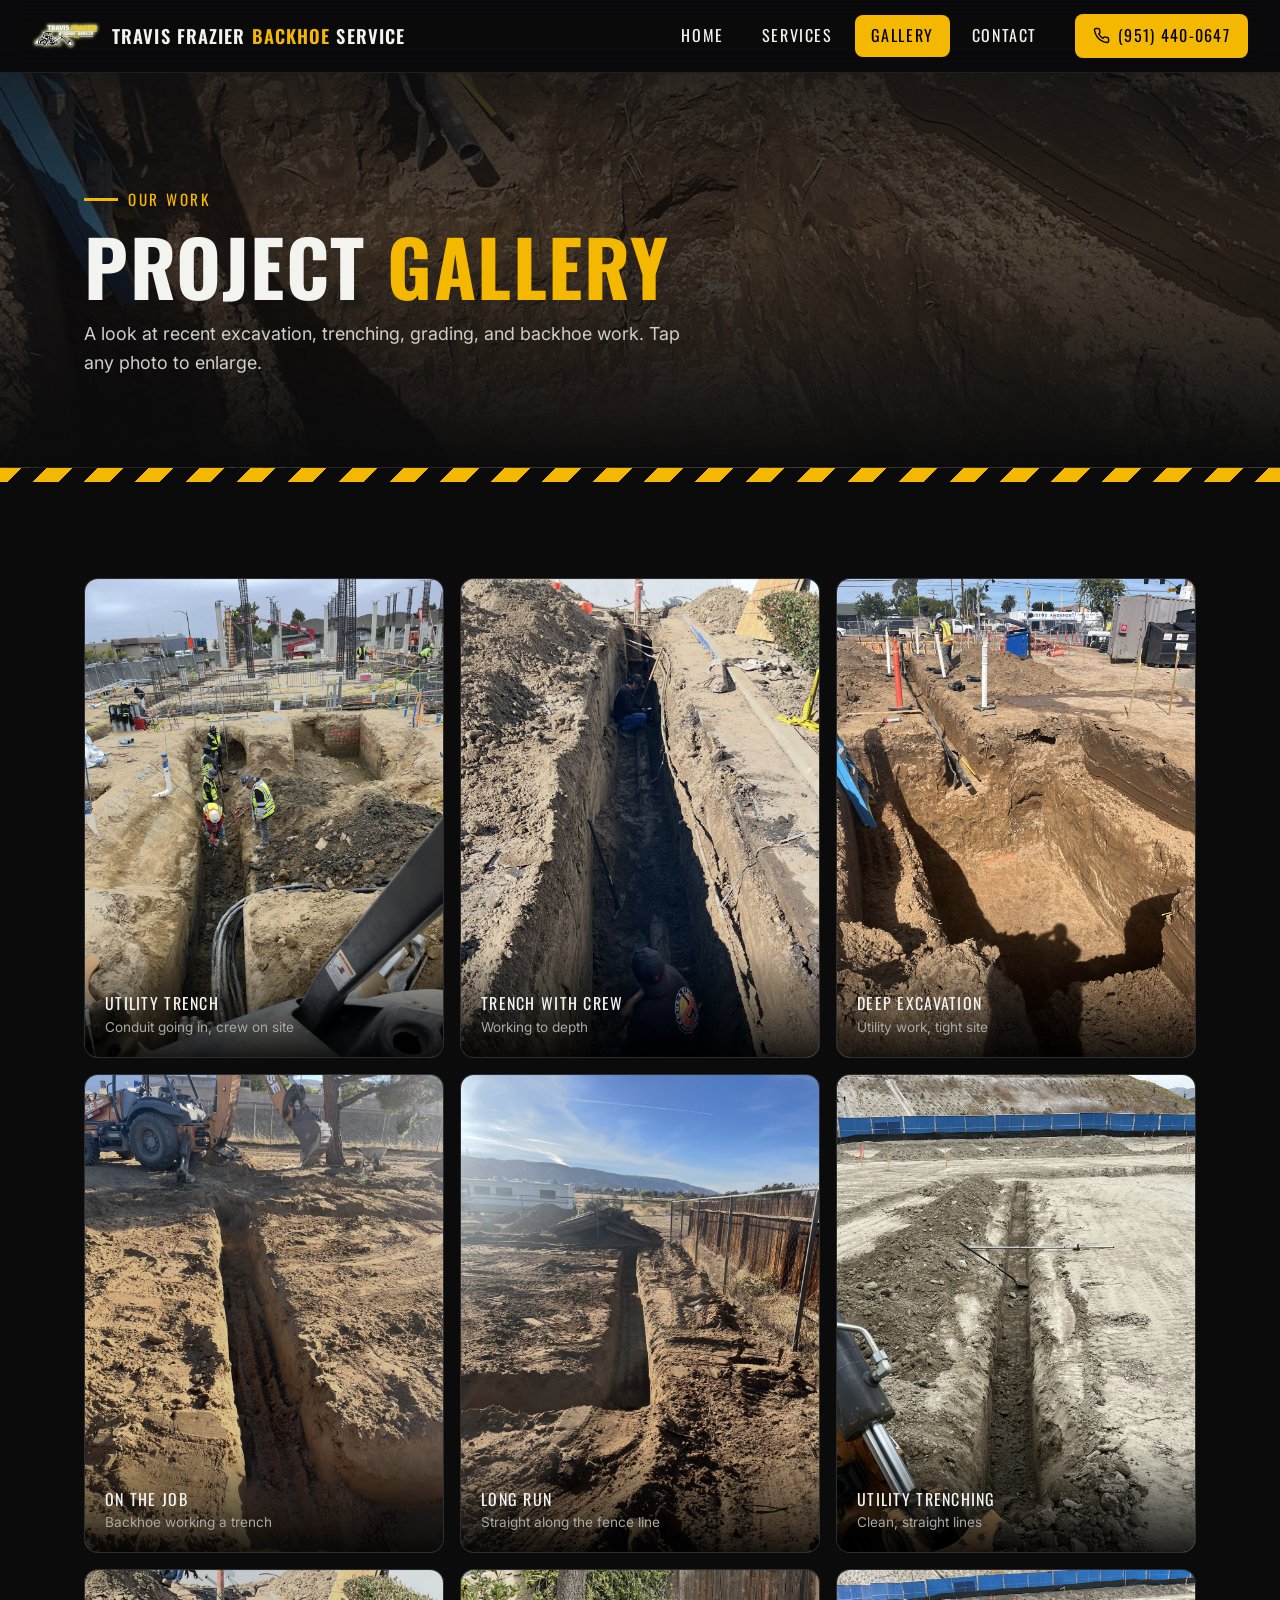
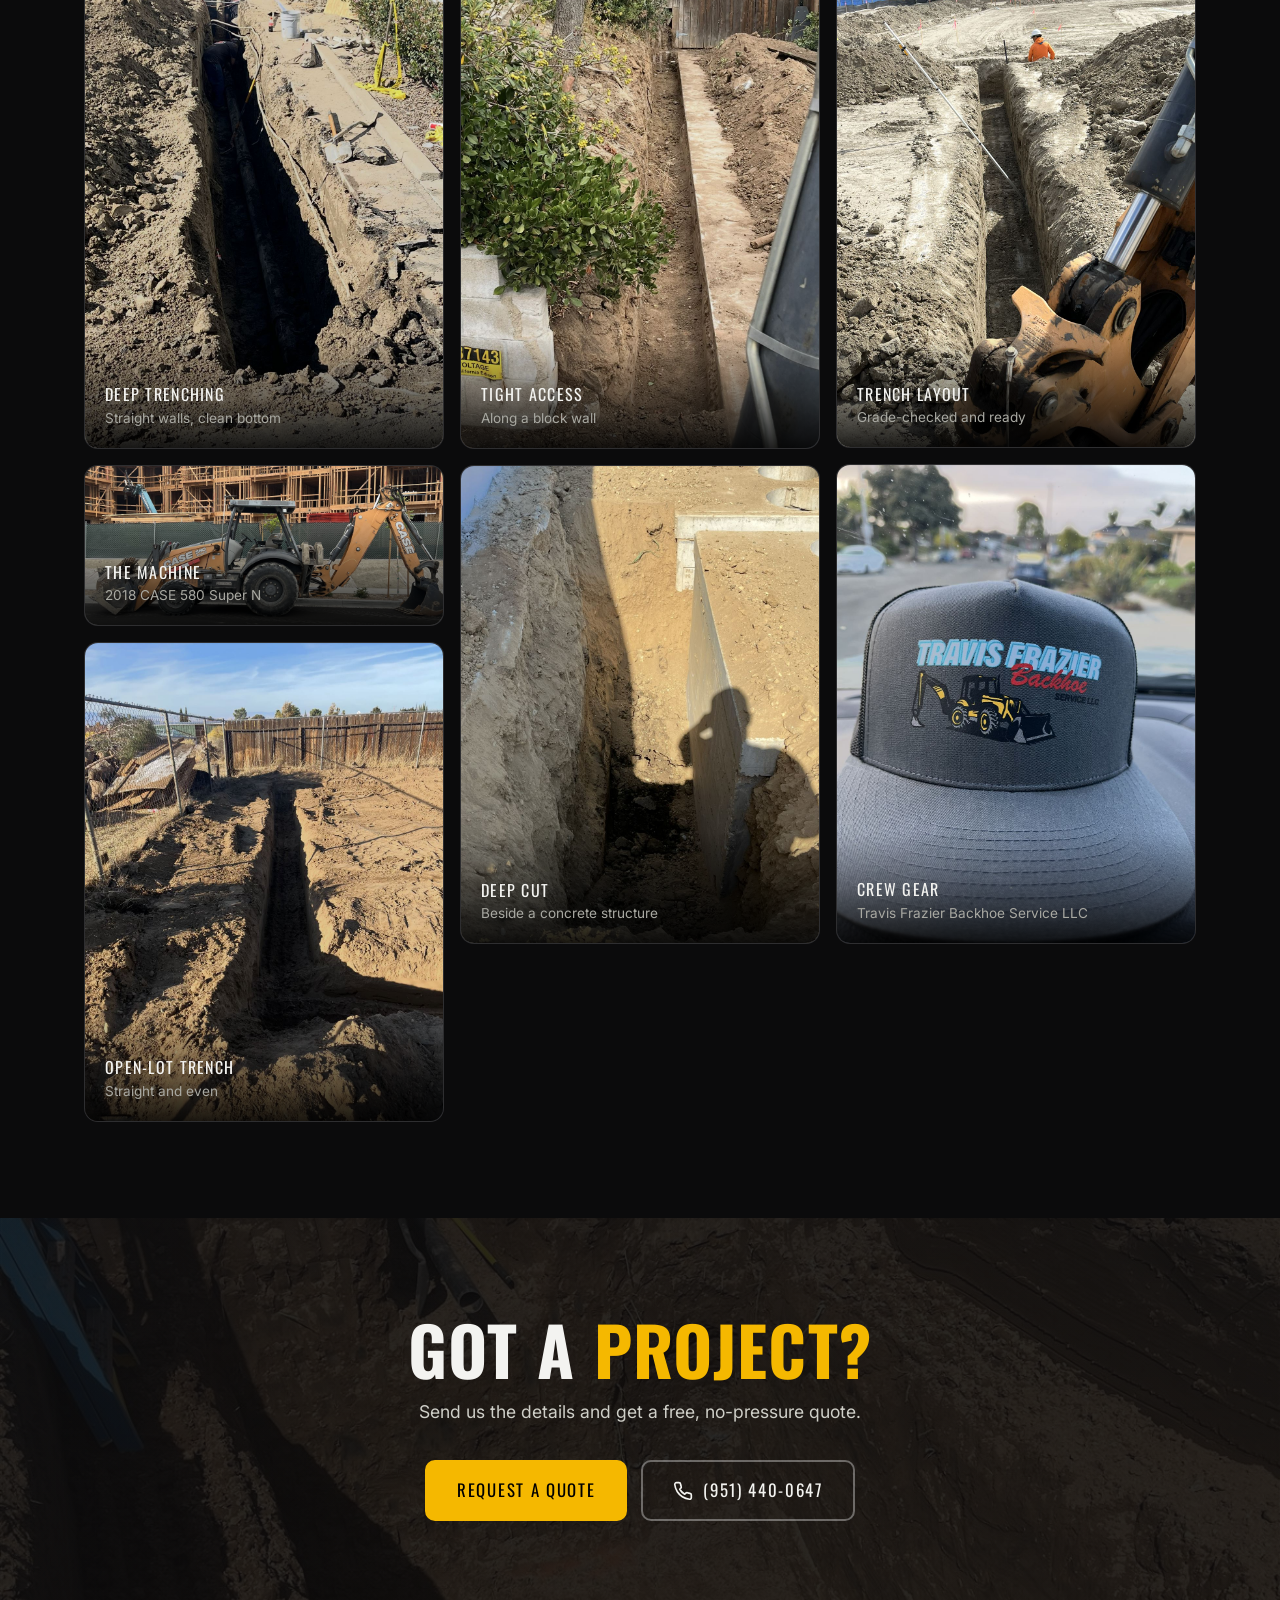
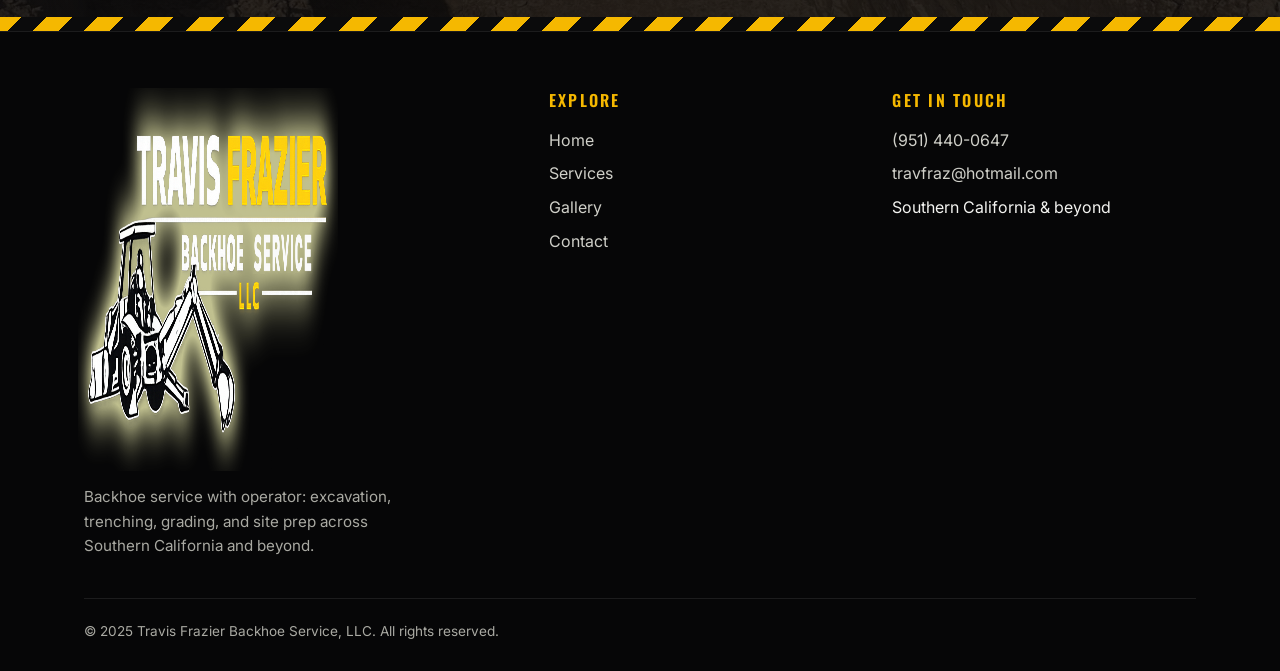
<file: gallery.html>
<!DOCTYPE html>
<html lang="en">
<head>
    <meta charset="UTF-8">
    <meta name="viewport" content="width=device-width, initial-scale=1.0">
    <title>Gallery | Travis Frazier Backhoe Service LLC</title>
    <meta name="description" content="Photos of recent excavation, trenching, grading, and backhoe work in Southern California.">
    <link rel="canonical" href="https://gfrazier620-afk.github.io/backhoe-website/gallery.html">
    <meta name="theme-color" content="#0b0b0c">
    <meta property="og:type" content="website">
    <meta property="og:site_name" content="Travis Frazier Backhoe Service LLC">
    <meta property="og:title" content="Gallery | Travis Frazier Backhoe Service LLC">
    <meta property="og:description" content="Photos of recent excavation, trenching, grading, and backhoe work in Southern California.">
    <meta property="og:url" content="https://gfrazier620-afk.github.io/backhoe-website/gallery.html">
    <meta property="og:image" content="https://gfrazier620-afk.github.io/backhoe-website/assets/img/og-image.jpg">
    <meta property="og:image:width" content="1200">
    <meta property="og:image:height" content="630">
    <meta name="twitter:card" content="summary_large_image">
    <meta name="twitter:title" content="Gallery | Travis Frazier Backhoe Service LLC">
    <meta name="twitter:description" content="Photos of recent excavation, trenching, grading, and backhoe work in Southern California.">
    <meta name="twitter:image" content="https://gfrazier620-afk.github.io/backhoe-website/assets/img/og-image.jpg">
    <link rel="preconnect" href="https://fonts.googleapis.com">
    <link rel="preconnect" href="https://fonts.gstatic.com" crossorigin>
    <link href="https://fonts.googleapis.com/css2?family=Inter:wght@400;500;600;700&family=Oswald:wght@500;600;700&display=swap" rel="stylesheet">
    <link rel="stylesheet" href="assets/css/styles.css">
    <link rel="icon" href="favicon.ico" sizes="any">
    <link rel="icon" type="image/png" sizes="32x32" href="assets/img/favicon-32.png">
    <link rel="apple-touch-icon" href="assets/img/apple-touch-icon.png">
    <script type="application/ld+json">
{
  "@context": "https://schema.org",
  "@type": "HomeAndConstructionBusiness",
  "name": "Travis Frazier Backhoe Service LLC",
  "legalName": "Travis Frazier Backhoe Service, LLC",
  "url": "https://gfrazier620-afk.github.io/backhoe-website/",
  "telephone": "+1-951-440-0647",
  "email": "travfraz@hotmail.com",
  "image": "https://gfrazier620-afk.github.io/backhoe-website/assets/img/og-image.jpg",
  "logo": "https://gfrazier620-afk.github.io/backhoe-website/assets/img/logo-transparent.png",
  "description": "Backhoe service with operator for plumbers, electricians, fire line and pipeline contractors, and property owners across Southern California and beyond.",
  "foundingDate": "2025-05-29",
  "founder": {
    "@type": "Person",
    "name": "Travis Frazier"
  },
  "areaServed": [
    {
      "@type": "Place",
      "name": "Southern California"
    },
    {
      "@type": "Place",
      "name": "Inland Empire"
    },
    {
      "@type": "Place",
      "name": "Los Angeles"
    },
    {
      "@type": "Place",
      "name": "Orange County"
    },
    {
      "@type": "Place",
      "name": "Bay Area"
    },
    {
      "@type": "Place",
      "name": "San Jose"
    }
  ],
  "makesOffer": [
    {
      "@type": "Offer",
      "itemOffered": {
        "@type": "Service",
        "name": "Excavation",
        "description": "Full-service excavation for foundations, pools, utilities, and site development."
      }
    },
    {
      "@type": "Offer",
      "itemOffered": {
        "@type": "Service",
        "name": "Trenching",
        "description": "Precision trenching for electrical, plumbing, irrigation, and drainage systems."
      }
    },
    {
      "@type": "Offer",
      "itemOffered": {
        "@type": "Service",
        "name": "Grading",
        "description": "Rough and finish grading to prepare your land for construction or landscaping."
      }
    },
    {
      "@type": "Offer",
      "itemOffered": {
        "@type": "Service",
        "name": "Site Preparation",
        "description": "Land clearing, leveling, and prep work to get your project ready to build."
      }
    },
    {
      "@type": "Offer",
      "itemOffered": {
        "@type": "Service",
        "name": "Concrete Removal",
        "description": "Breaking out and removing concrete driveways, patios, slabs, and more."
      }
    }
  ]
}
    </script>
</head>
<body>
<a class="skip-link" href="#main">Skip to content</a>
<svg width="0" height="0" style="position:absolute" aria-hidden="true"><defs>
<symbol id="i-phone" viewBox="0 0 24 24" fill="none" stroke="currentColor" stroke-width="2" stroke-linecap="round" stroke-linejoin="round"><path d="M22 16.92v3a2 2 0 0 1-2.18 2 19.79 19.79 0 0 1-8.63-3.07 19.5 19.5 0 0 1-6-6 19.79 19.79 0 0 1-3.07-8.67A2 2 0 0 1 4.11 2h3a2 2 0 0 1 2 1.72c.127.96.361 1.903.7 2.81a2 2 0 0 1-.45 2.11L8.09 9.91a16 16 0 0 0 6 6l1.27-1.27a2 2 0 0 1 2.11-.45c.907.339 1.85.573 2.81.7A2 2 0 0 1 22 16.92z"/></symbol>
<symbol id="i-mail" viewBox="0 0 24 24" fill="none" stroke="currentColor" stroke-width="2" stroke-linecap="round" stroke-linejoin="round"><rect x="2" y="4" width="20" height="16" rx="2"/><path d="m22 7-10 6L2 7"/></symbol>
<symbol id="i-pin" viewBox="0 0 24 24" fill="none" stroke="currentColor" stroke-width="2" stroke-linecap="round" stroke-linejoin="round"><path d="M20 10c0 6-8 12-8 12S4 16 4 10a8 8 0 0 1 16 0Z"/><circle cx="12" cy="10" r="3"/></symbol>
<symbol id="i-check" viewBox="0 0 24 24" fill="none" stroke="currentColor" stroke-width="2.5" stroke-linecap="round" stroke-linejoin="round"><path d="M20 6 9 17l-5-5"/></symbol>
<symbol id="i-shovel" viewBox="0 0 24 24" fill="none" stroke="currentColor" stroke-width="2" stroke-linecap="round" stroke-linejoin="round"><path d="M2 22v-5l5-5 5 5-5 5z"/><path d="M9.5 14.5 16 8"/><path d="m17 2 5 5-.5.5a3.53 3.53 0 0 1-5 0 3.53 3.53 0 0 1 0-5z"/></symbol>
<symbol id="i-ruler" viewBox="0 0 24 24" fill="none" stroke="currentColor" stroke-width="2" stroke-linecap="round" stroke-linejoin="round"><path d="M21.3 15.3a2.4 2.4 0 0 1 0 3.4l-2.6 2.6a2.4 2.4 0 0 1-3.4 0L2.7 8.7a2.4 2.4 0 0 1 0-3.4l2.6-2.6a2.4 2.4 0 0 1 3.4 0z"/><path d="m14.5 12.5 2-2M11.5 9.5l2-2M8.5 6.5l2-2M17.5 15.5l2-2"/></symbol>
<symbol id="i-layers" viewBox="0 0 24 24" fill="none" stroke="currentColor" stroke-width="2" stroke-linecap="round" stroke-linejoin="round"><path d="m12 2 10 5-10 5L2 7z"/><path d="m2 12 10 5 10-5"/><path d="m2 17 10 5 10-5"/></symbol>
<symbol id="i-cone" viewBox="0 0 24 24" fill="none" stroke="currentColor" stroke-width="2" stroke-linecap="round" stroke-linejoin="round"><rect x="2" y="6" width="20" height="8" rx="1"/><path d="M17 14v7M7 14v7M17 3v3M7 3v3M10 14 2.3 6.3M14 6l7.7 7.7M8 6l8 8"/></symbol>
<symbol id="i-hammer" viewBox="0 0 24 24" fill="none" stroke="currentColor" stroke-width="2" stroke-linecap="round" stroke-linejoin="round"><path d="m15 12-8.5 8.5a2.12 2.12 0 0 1-3-3L12 9"/><path d="M17.64 15 22 10.64"/><path d="m20.91 11.7-1.25-1.25c-.6-.6-.93-1.4-.93-2.25v-.86L16.01 4.6a5.56 5.56 0 0 0-3.94-1.64H9l.92.82A6.18 6.18 0 0 1 12 8.4v1.56l2 2h2.47l2.26 1.91"/></symbol>
<symbol id="i-truck" viewBox="0 0 24 24" fill="none" stroke="currentColor" stroke-width="2" stroke-linecap="round" stroke-linejoin="round"><path d="M14 18V6a2 2 0 0 0-2-2H4a2 2 0 0 0-2 2v11a1 1 0 0 0 1 1h2"/><path d="M15 18H9"/><path d="M19 18h2a1 1 0 0 0 1-1v-3.65a1 1 0 0 0-.22-.624l-3.48-4.35A1 1 0 0 0 17.52 8H14"/><circle cx="17" cy="18" r="2"/><circle cx="7" cy="18" r="2"/></symbol>
</defs></svg>
<header>
    <nav class="navbar" aria-label="Main">
        <a class="nav-left" href="index.html">
            <img src="assets/img/logo-transparent.png" class="nav-logo" alt="" width="961" height="383">
            <span class="nav-title">Travis Frazier <span>Backhoe</span> Service</span>
        </a>
        <div class="nav-right">
            <ul class="nav-links">
                <li><a href="index.html">Home</a></li>
                <li><a href="services.html">Services</a></li>
                <li><a class="active" aria-current="page" href="gallery.html">Gallery</a></li>
                <li><a href="contact.html">Contact</a></li>
            </ul>
            <a class="nav-call" href="tel:9514400647"><svg aria-hidden="true"><use href="#i-phone"/></svg> (951) 440-0647</a>
            <button class="hamburger" aria-label="Toggle menu" aria-expanded="false"><span></span><span></span><span></span></button>
        </div>
    </nav>
</header>
<main id="main">
<section class="page-hero" style="--hero-img:url('../img/home3.jpg')">
    <div class="container">
        <div class="eyebrow">Our work</div>
        <h1>Project <em>gallery</em></h1>
        <p>A look at recent excavation, trenching, grading, and backhoe work. Tap any photo to enlarge.</p>
    </div>
</section>
<div class="hazard"></div>

<section>
    <div class="container">
        <div class="gallery-wall">
        <figure class="shot lightbox-trigger reveal" tabindex="0" role="button" aria-label="Enlarge photo: Utility trench">
            <img src="assets/img/crew-utility-trench.jpg" alt="Crew laying conduit in a deep utility trench on an active construction site" loading="lazy" decoding="async" width="1100" height="1467">
            <figcaption>Utility trench<small>Conduit going in, crew on site</small></figcaption>
        </figure>
        <figure class="shot lightbox-trigger reveal" data-delay="1" tabindex="0" role="button" aria-label="Enlarge photo: On the job">
            <img src="assets/img/backhoe-on-site.jpg" alt="CASE backhoe beside a freshly dug trench" loading="lazy" decoding="async" width="1100" height="1467">
            <figcaption>On the job<small>Backhoe working a trench</small></figcaption>
        </figure>
        <figure class="shot lightbox-trigger reveal" data-delay="2" tabindex="0" role="button" aria-label="Enlarge photo: Deep trenching">
            <img src="assets/img/deep-trench-pipe.jpg" alt="Deep, straight trench with pipe running along the bottom" loading="lazy" decoding="async" width="1100" height="1467">
            <figcaption>Deep trenching<small>Straight walls, clean bottom</small></figcaption>
        </figure>
        <figure class="shot lightbox-trigger reveal" tabindex="0" role="button" aria-label="Enlarge photo: The machine">
            <img src="assets/img/backhoe-owner.jpg" alt="2018 CASE 580 Super N backhoe at a construction site" loading="lazy" decoding="async" width="2000" height="892">
            <figcaption>The machine<small>2018 CASE 580 Super N</small></figcaption>
        </figure>
        <figure class="shot lightbox-trigger reveal" data-delay="1" tabindex="0" role="button" aria-label="Enlarge photo: Open-lot trench">
            <img src="assets/img/trench-open-lot.jpg" alt="Straight trench dug across an open lot" loading="lazy" decoding="async" width="1100" height="1467">
            <figcaption>Open-lot trench<small>Straight and even</small></figcaption>
        </figure>
        <figure class="shot lightbox-trigger reveal" data-delay="2" tabindex="0" role="button" aria-label="Enlarge photo: Trench with crew">
            <img src="assets/img/trench-with-crew.jpg" alt="Crew working at the bottom of a long trench" loading="lazy" decoding="async" width="1100" height="1467">
            <figcaption>Trench with crew<small>Working to depth</small></figcaption>
        </figure>
        <figure class="shot lightbox-trigger reveal" tabindex="0" role="button" aria-label="Enlarge photo: Long run">
            <img src="assets/img/trench-long-run.jpg" alt="Long straight trench running along a fence line" loading="lazy" decoding="async" width="1100" height="1467">
            <figcaption>Long run<small>Straight along the fence line</small></figcaption>
        </figure>
        <figure class="shot lightbox-trigger reveal" data-delay="1" tabindex="0" role="button" aria-label="Enlarge photo: Tight access">
            <img src="assets/img/trench-block-wall.jpg" alt="Narrow trench dug between a block wall and a fence" loading="lazy" decoding="async" width="1100" height="1467">
            <figcaption>Tight access<small>Along a block wall</small></figcaption>
        </figure>
        <figure class="shot lightbox-trigger reveal" data-delay="2" tabindex="0" role="button" aria-label="Enlarge photo: Deep cut">
            <img src="assets/img/deep-cut.jpg" alt="Deep cut next to a concrete structure" loading="lazy" decoding="async" width="1100" height="1467">
            <figcaption>Deep cut<small>Beside a concrete structure</small></figcaption>
        </figure>
        <figure class="shot lightbox-trigger reveal" tabindex="0" role="button" aria-label="Enlarge photo: Deep excavation">
            <img src="assets/img/home3.jpg" alt="Deep excavation with utility pipe laid out beside the trench" loading="lazy" decoding="async" width="1200" height="1600">
            <figcaption>Deep excavation<small>Utility work, tight site</small></figcaption>
        </figure>
        <figure class="shot lightbox-trigger reveal" data-delay="1" tabindex="0" role="button" aria-label="Enlarge photo: Utility trenching">
            <img src="assets/img/home1.jpg" alt="Long straight utility trench dug with a backhoe" loading="lazy" decoding="async" width="1200" height="1600">
            <figcaption>Utility trenching<small>Clean, straight lines</small></figcaption>
        </figure>
        <figure class="shot lightbox-trigger reveal" data-delay="2" tabindex="0" role="button" aria-label="Enlarge photo: Trench layout">
            <img src="assets/img/home2.jpg" alt="Backhoe bucket beside a freshly cut trench with crew member working" loading="lazy" decoding="async" width="1200" height="1600">
            <figcaption>Trench layout<small>Grade-checked and ready</small></figcaption>
        </figure>
        <figure class="shot lightbox-trigger reveal" tabindex="0" role="button" aria-label="Enlarge photo: Crew gear">
            <img src="assets/img/crew-hat.jpg" alt="Travis Frazier Backhoe hat with backhoe logo" loading="lazy" decoding="async" width="1100" height="1467">
            <figcaption>Crew gear<small>Travis Frazier Backhoe Service LLC</small></figcaption>
        </figure>
        </div>
    </div>
</section>

<section class="final-cta">
    <div class="container reveal">
        <h2>Got a <em>project?</em></h2>
        <p>Send us the details and get a free, no-pressure quote.</p>
        <div class="hero-actions">
            <a class="btn btn-primary" href="contact.html#quote-form">Request a quote</a>
            <a class="btn btn-ghost" href="tel:9514400647"><svg aria-hidden="true"><use href="#i-phone"/></svg> (951) 440-0647</a>
        </div>
    </div>
</section>
<div class="hazard"></div>

</main>

<footer>
    <div class="container">
        <div class="footer-grid">
            <div class="footer-brand">
                <img src="assets/img/logo-transparent.png" alt="Travis Frazier Backhoe Service LLC logo" loading="lazy" width="961" height="383">
                <p>Backhoe service with operator: excavation, trenching, grading, and site prep across Southern California and beyond.</p>
            </div>
            <div>
                <h4>Explore</h4>
                <ul>
                    <li><a href="index.html">Home</a></li>
                    <li><a href="services.html">Services</a></li>
                    <li><a href="gallery.html">Gallery</a></li>
                    <li><a href="contact.html">Contact</a></li>
                </ul>
            </div>
            <div>
                <h4>Get in touch</h4>
                <ul>
                    <li><a href="tel:9514400647">(951) 440-0647</a></li>
                    <li><a href="mailto:travfraz@hotmail.com">travfraz@hotmail.com</a></li>
                    <li>Southern California &amp; beyond</li>
                </ul>
            </div>
        </div>
        <div class="footer-bottom">
            <span>&copy; 2025 Travis Frazier Backhoe Service, LLC. All rights reserved.</span>
        </div>
    </div>
</footer>

<div class="call-bar">
    <a href="tel:9514400647"><svg aria-hidden="true"><use href="#i-phone"/></svg> Call</a>
    <a href="contact.html#quote-form">Free Quote</a>
</div>

<div id="lightbox" class="lightbox" role="dialog" aria-modal="true" aria-label="Photo viewer">
    <button class="lightbox-close" aria-label="Close">&times;</button>
    <img class="lightbox-content" id="lightbox-img" alt="">
</div>

<script src="assets/js/main.js"></script>
</body>
</html>
</file>
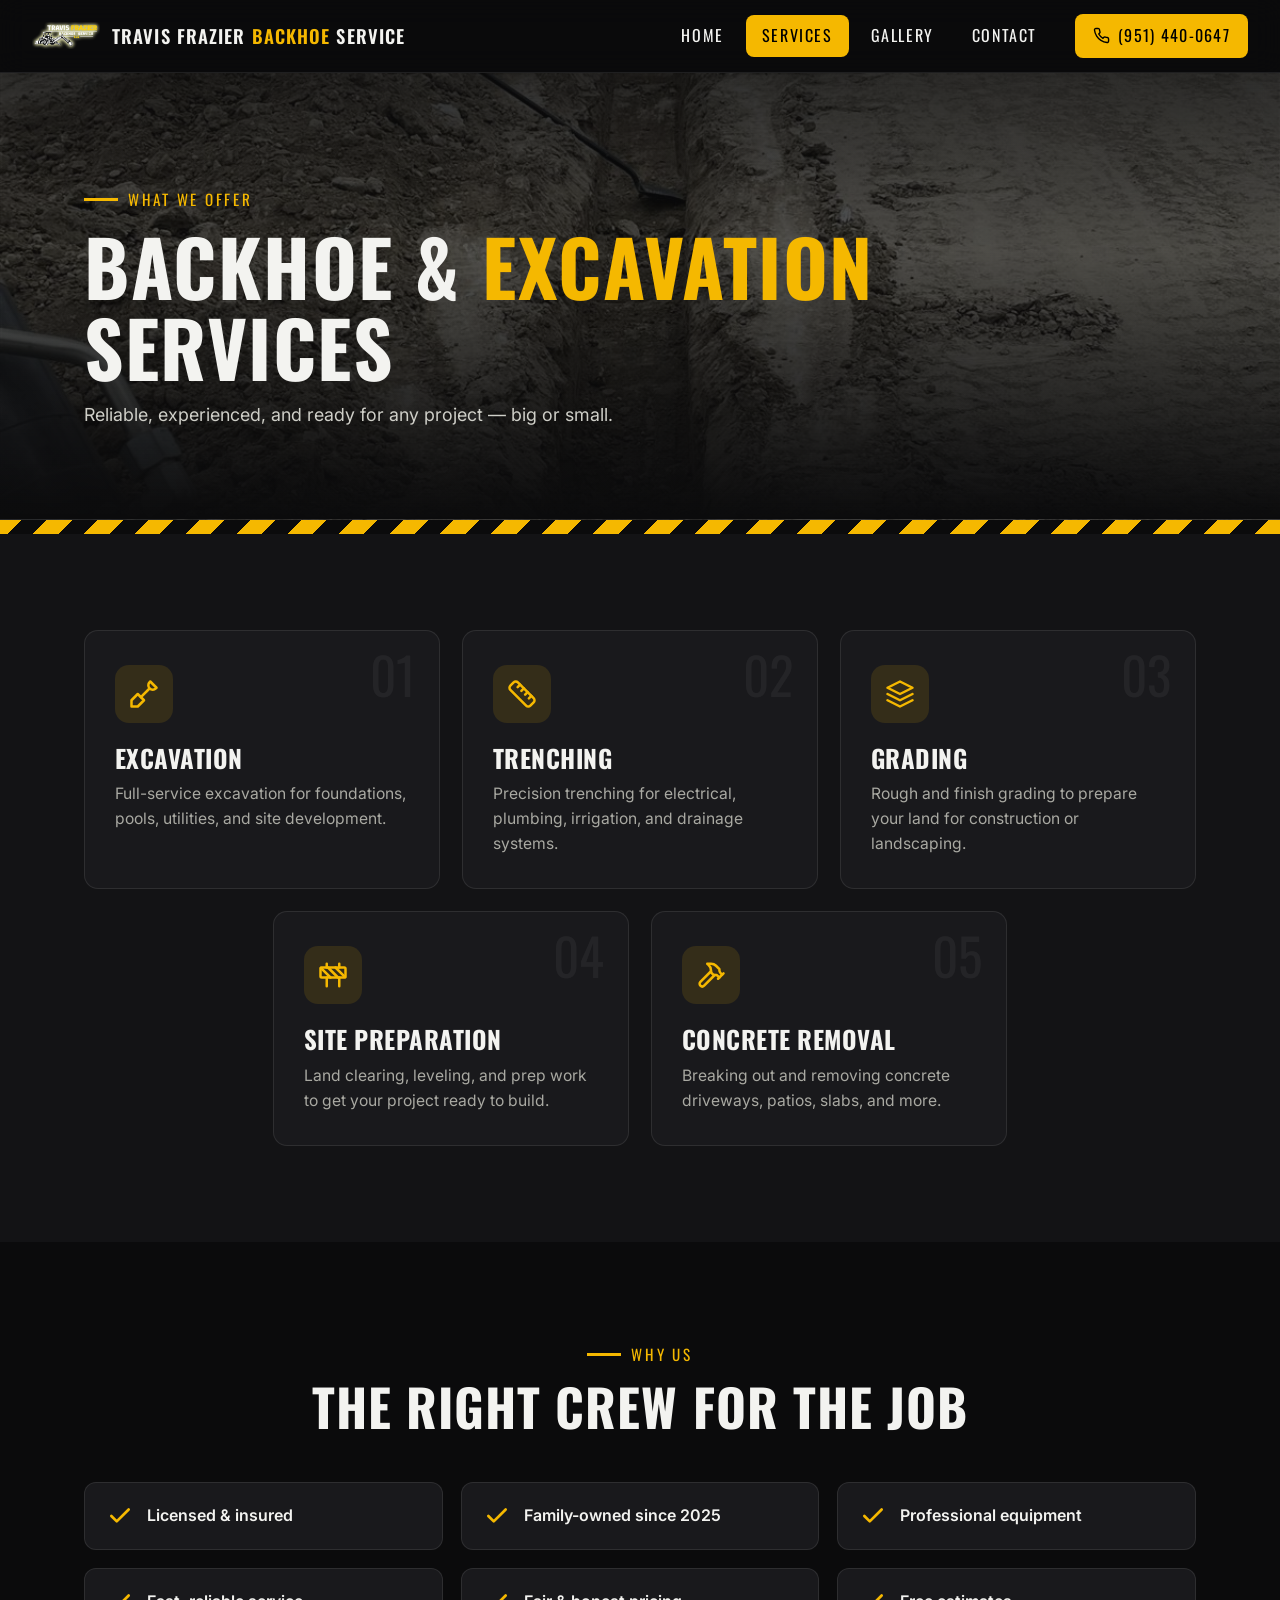
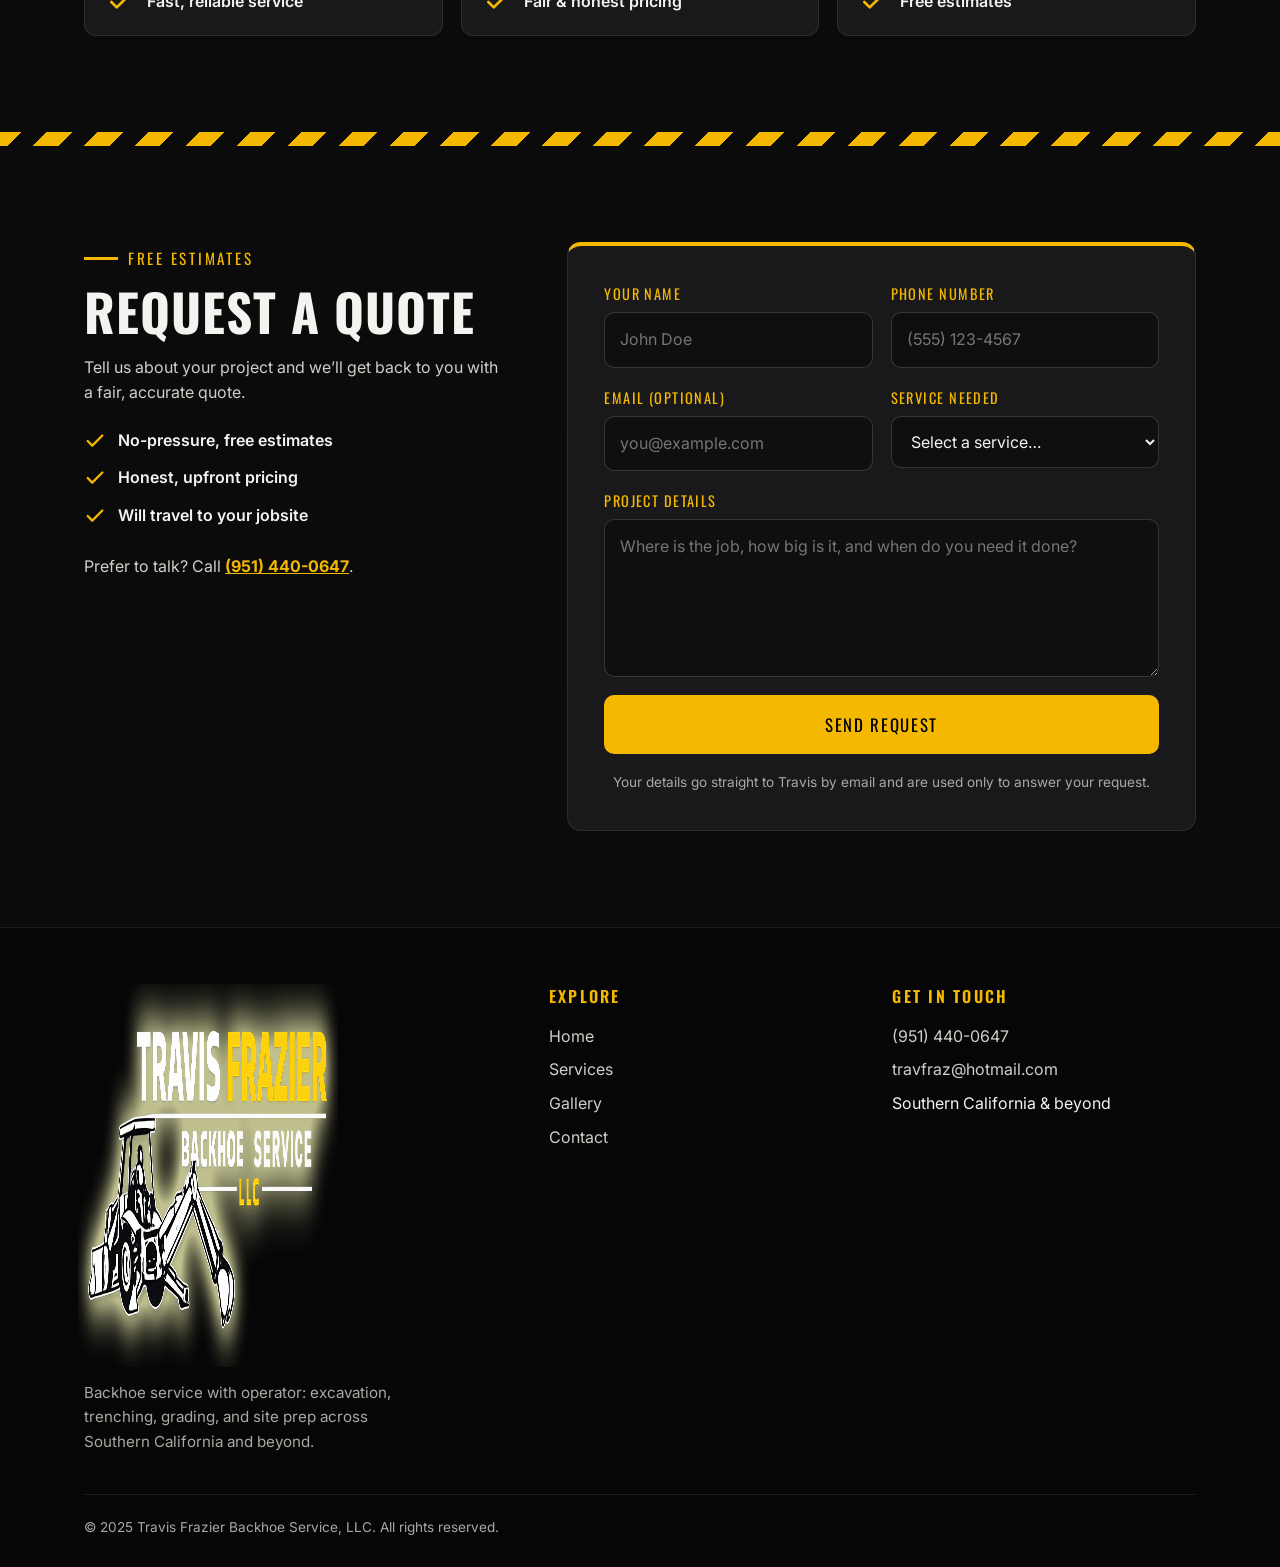
<file: services.html>
<!DOCTYPE html>
<html lang="en">
<head>
    <meta charset="UTF-8">
    <meta name="viewport" content="width=device-width, initial-scale=1.0">
    <title>Our Services | Travis Frazier Backhoe Service LLC</title>
    <meta name="description" content="Backhoe with operator: excavation, trenching, grading, site prep, and concrete removal across Southern California, the Inland Empire, the desert, and the Bay Area.">
    <link rel="canonical" href="https://gfrazier620-afk.github.io/backhoe-website/services.html">
    <meta name="theme-color" content="#0b0b0c">
    <meta property="og:type" content="website">
    <meta property="og:site_name" content="Travis Frazier Backhoe Service LLC">
    <meta property="og:title" content="Our Services | Travis Frazier Backhoe Service LLC">
    <meta property="og:description" content="Backhoe with operator: excavation, trenching, grading, site prep, and concrete removal across Southern California, the Inland Empire, the desert, and the Bay Area.">
    <meta property="og:url" content="https://gfrazier620-afk.github.io/backhoe-website/services.html">
    <meta property="og:image" content="https://gfrazier620-afk.github.io/backhoe-website/assets/img/og-image.jpg">
    <meta property="og:image:width" content="1200">
    <meta property="og:image:height" content="630">
    <meta name="twitter:card" content="summary_large_image">
    <meta name="twitter:title" content="Our Services | Travis Frazier Backhoe Service LLC">
    <meta name="twitter:description" content="Backhoe with operator: excavation, trenching, grading, site prep, and concrete removal across Southern California, the Inland Empire, the desert, and the Bay Area.">
    <meta name="twitter:image" content="https://gfrazier620-afk.github.io/backhoe-website/assets/img/og-image.jpg">
    <link rel="preconnect" href="https://fonts.googleapis.com">
    <link rel="preconnect" href="https://fonts.gstatic.com" crossorigin>
    <link href="https://fonts.googleapis.com/css2?family=Inter:wght@400;500;600;700&family=Oswald:wght@500;600;700&display=swap" rel="stylesheet">
    <link rel="stylesheet" href="assets/css/styles.css">
    <link rel="icon" href="favicon.ico" sizes="any">
    <link rel="icon" type="image/png" sizes="32x32" href="assets/img/favicon-32.png">
    <link rel="apple-touch-icon" href="assets/img/apple-touch-icon.png">
    <script type="application/ld+json">
{
  "@context": "https://schema.org",
  "@type": "HomeAndConstructionBusiness",
  "name": "Travis Frazier Backhoe Service LLC",
  "legalName": "Travis Frazier Backhoe Service, LLC",
  "url": "https://gfrazier620-afk.github.io/backhoe-website/",
  "telephone": "+1-951-440-0647",
  "email": "travfraz@hotmail.com",
  "image": "https://gfrazier620-afk.github.io/backhoe-website/assets/img/og-image.jpg",
  "logo": "https://gfrazier620-afk.github.io/backhoe-website/assets/img/logo-transparent.png",
  "description": "Backhoe service with operator for plumbers, electricians, fire line and pipeline contractors, and property owners across Southern California and beyond.",
  "foundingDate": "2025-05-29",
  "founder": {
    "@type": "Person",
    "name": "Travis Frazier"
  },
  "areaServed": [
    {
      "@type": "Place",
      "name": "Southern California"
    },
    {
      "@type": "Place",
      "name": "Inland Empire"
    },
    {
      "@type": "Place",
      "name": "Los Angeles"
    },
    {
      "@type": "Place",
      "name": "Orange County"
    },
    {
      "@type": "Place",
      "name": "Bay Area"
    },
    {
      "@type": "Place",
      "name": "San Jose"
    }
  ],
  "makesOffer": [
    {
      "@type": "Offer",
      "itemOffered": {
        "@type": "Service",
        "name": "Excavation",
        "description": "Full-service excavation for foundations, pools, utilities, and site development."
      }
    },
    {
      "@type": "Offer",
      "itemOffered": {
        "@type": "Service",
        "name": "Trenching",
        "description": "Precision trenching for electrical, plumbing, irrigation, and drainage systems."
      }
    },
    {
      "@type": "Offer",
      "itemOffered": {
        "@type": "Service",
        "name": "Grading",
        "description": "Rough and finish grading to prepare your land for construction or landscaping."
      }
    },
    {
      "@type": "Offer",
      "itemOffered": {
        "@type": "Service",
        "name": "Site Preparation",
        "description": "Land clearing, leveling, and prep work to get your project ready to build."
      }
    },
    {
      "@type": "Offer",
      "itemOffered": {
        "@type": "Service",
        "name": "Concrete Removal",
        "description": "Breaking out and removing concrete driveways, patios, slabs, and more."
      }
    }
  ]
}
    </script>
</head>
<body>
<a class="skip-link" href="#main">Skip to content</a>
<svg width="0" height="0" style="position:absolute" aria-hidden="true"><defs>
<symbol id="i-phone" viewBox="0 0 24 24" fill="none" stroke="currentColor" stroke-width="2" stroke-linecap="round" stroke-linejoin="round"><path d="M22 16.92v3a2 2 0 0 1-2.18 2 19.79 19.79 0 0 1-8.63-3.07 19.5 19.5 0 0 1-6-6 19.79 19.79 0 0 1-3.07-8.67A2 2 0 0 1 4.11 2h3a2 2 0 0 1 2 1.72c.127.96.361 1.903.7 2.81a2 2 0 0 1-.45 2.11L8.09 9.91a16 16 0 0 0 6 6l1.27-1.27a2 2 0 0 1 2.11-.45c.907.339 1.85.573 2.81.7A2 2 0 0 1 22 16.92z"/></symbol>
<symbol id="i-mail" viewBox="0 0 24 24" fill="none" stroke="currentColor" stroke-width="2" stroke-linecap="round" stroke-linejoin="round"><rect x="2" y="4" width="20" height="16" rx="2"/><path d="m22 7-10 6L2 7"/></symbol>
<symbol id="i-pin" viewBox="0 0 24 24" fill="none" stroke="currentColor" stroke-width="2" stroke-linecap="round" stroke-linejoin="round"><path d="M20 10c0 6-8 12-8 12S4 16 4 10a8 8 0 0 1 16 0Z"/><circle cx="12" cy="10" r="3"/></symbol>
<symbol id="i-check" viewBox="0 0 24 24" fill="none" stroke="currentColor" stroke-width="2.5" stroke-linecap="round" stroke-linejoin="round"><path d="M20 6 9 17l-5-5"/></symbol>
<symbol id="i-shovel" viewBox="0 0 24 24" fill="none" stroke="currentColor" stroke-width="2" stroke-linecap="round" stroke-linejoin="round"><path d="M2 22v-5l5-5 5 5-5 5z"/><path d="M9.5 14.5 16 8"/><path d="m17 2 5 5-.5.5a3.53 3.53 0 0 1-5 0 3.53 3.53 0 0 1 0-5z"/></symbol>
<symbol id="i-ruler" viewBox="0 0 24 24" fill="none" stroke="currentColor" stroke-width="2" stroke-linecap="round" stroke-linejoin="round"><path d="M21.3 15.3a2.4 2.4 0 0 1 0 3.4l-2.6 2.6a2.4 2.4 0 0 1-3.4 0L2.7 8.7a2.4 2.4 0 0 1 0-3.4l2.6-2.6a2.4 2.4 0 0 1 3.4 0z"/><path d="m14.5 12.5 2-2M11.5 9.5l2-2M8.5 6.5l2-2M17.5 15.5l2-2"/></symbol>
<symbol id="i-layers" viewBox="0 0 24 24" fill="none" stroke="currentColor" stroke-width="2" stroke-linecap="round" stroke-linejoin="round"><path d="m12 2 10 5-10 5L2 7z"/><path d="m2 12 10 5 10-5"/><path d="m2 17 10 5 10-5"/></symbol>
<symbol id="i-cone" viewBox="0 0 24 24" fill="none" stroke="currentColor" stroke-width="2" stroke-linecap="round" stroke-linejoin="round"><rect x="2" y="6" width="20" height="8" rx="1"/><path d="M17 14v7M7 14v7M17 3v3M7 3v3M10 14 2.3 6.3M14 6l7.7 7.7M8 6l8 8"/></symbol>
<symbol id="i-hammer" viewBox="0 0 24 24" fill="none" stroke="currentColor" stroke-width="2" stroke-linecap="round" stroke-linejoin="round"><path d="m15 12-8.5 8.5a2.12 2.12 0 0 1-3-3L12 9"/><path d="M17.64 15 22 10.64"/><path d="m20.91 11.7-1.25-1.25c-.6-.6-.93-1.4-.93-2.25v-.86L16.01 4.6a5.56 5.56 0 0 0-3.94-1.64H9l.92.82A6.18 6.18 0 0 1 12 8.4v1.56l2 2h2.47l2.26 1.91"/></symbol>
<symbol id="i-truck" viewBox="0 0 24 24" fill="none" stroke="currentColor" stroke-width="2" stroke-linecap="round" stroke-linejoin="round"><path d="M14 18V6a2 2 0 0 0-2-2H4a2 2 0 0 0-2 2v11a1 1 0 0 0 1 1h2"/><path d="M15 18H9"/><path d="M19 18h2a1 1 0 0 0 1-1v-3.65a1 1 0 0 0-.22-.624l-3.48-4.35A1 1 0 0 0 17.52 8H14"/><circle cx="17" cy="18" r="2"/><circle cx="7" cy="18" r="2"/></symbol>
</defs></svg>
<header>
    <nav class="navbar" aria-label="Main">
        <a class="nav-left" href="index.html">
            <img src="assets/img/logo-transparent.png" class="nav-logo" alt="" width="961" height="383">
            <span class="nav-title">Travis Frazier <span>Backhoe</span> Service</span>
        </a>
        <div class="nav-right">
            <ul class="nav-links">
                <li><a href="index.html">Home</a></li>
                <li><a class="active" aria-current="page" href="services.html">Services</a></li>
                <li><a href="gallery.html">Gallery</a></li>
                <li><a href="contact.html">Contact</a></li>
            </ul>
            <a class="nav-call" href="tel:9514400647"><svg aria-hidden="true"><use href="#i-phone"/></svg> (951) 440-0647</a>
            <button class="hamburger" aria-label="Toggle menu" aria-expanded="false"><span></span><span></span><span></span></button>
        </div>
    </nav>
</header>
<main id="main">
<section class="page-hero" style="--hero-img:url('../img/home1.jpg')">
    <div class="container">
        <div class="eyebrow">What we offer</div>
        <h1>Backhoe &amp; <em>excavation</em> services</h1>
        <p>Reliable, experienced, and ready for any project &mdash; big or small.</p>
    </div>
</section>
<div class="hazard"></div>

<section class="services">
    <div class="container">
        <div class="service-grid">
        <article class="service-card reveal" data-delay="1">
            <span class="service-num">01</span>
            <div class="service-icon"><svg aria-hidden="true"><use href="#i-shovel"/></svg></div>
            <h3>Excavation</h3>
            <p>Full-service excavation for foundations, pools, utilities, and site development.</p>
        </article>
        <article class="service-card reveal" data-delay="2">
            <span class="service-num">02</span>
            <div class="service-icon"><svg aria-hidden="true"><use href="#i-ruler"/></svg></div>
            <h3>Trenching</h3>
            <p>Precision trenching for electrical, plumbing, irrigation, and drainage systems.</p>
        </article>
        <article class="service-card reveal" data-delay="3">
            <span class="service-num">03</span>
            <div class="service-icon"><svg aria-hidden="true"><use href="#i-layers"/></svg></div>
            <h3>Grading</h3>
            <p>Rough and finish grading to prepare your land for construction or landscaping.</p>
        </article>
        <article class="service-card reveal" data-delay="1">
            <span class="service-num">04</span>
            <div class="service-icon"><svg aria-hidden="true"><use href="#i-cone"/></svg></div>
            <h3>Site Preparation</h3>
            <p>Land clearing, leveling, and prep work to get your project ready to build.</p>
        </article>
        <article class="service-card reveal" data-delay="2">
            <span class="service-num">05</span>
            <div class="service-icon"><svg aria-hidden="true"><use href="#i-hammer"/></svg></div>
            <h3>Concrete Removal</h3>
            <p>Breaking out and removing concrete driveways, patios, slabs, and more.</p>
        </article>
        </div>
    </div>
</section>

<section>
    <div class="container">
        <div class="section-head center reveal">
            <div class="eyebrow">Why us</div>
            <h2 class="section-title">The right crew for the job</h2>
        </div>
        <div class="why-grid">
        <div class="why-item reveal"><svg aria-hidden="true"><use href="#i-check"/></svg> Licensed &amp; insured</div>
        <div class="why-item reveal"><svg aria-hidden="true"><use href="#i-check"/></svg> Family-owned since 2025</div>
        <div class="why-item reveal"><svg aria-hidden="true"><use href="#i-check"/></svg> Professional equipment</div>
        <div class="why-item reveal"><svg aria-hidden="true"><use href="#i-check"/></svg> Fast, reliable service</div>
        <div class="why-item reveal"><svg aria-hidden="true"><use href="#i-check"/></svg> Fair &amp; honest pricing</div>
        <div class="why-item reveal"><svg aria-hidden="true"><use href="#i-check"/></svg> Free estimates</div>
        </div>
    </div>
</section>
<div class="hazard"></div>

<section id="quote-form">
    <div class="container quote-wrap">
        <div class="quote-side reveal">
            <div class="eyebrow">Free estimates</div>
            <h2 class="section-title">Request a quote</h2>
            <p>Tell us about your project and we&rsquo;ll get back to you with a fair, accurate quote.</p>
            <ul>
                <li><svg aria-hidden="true"><use href="#i-check"/></svg> No-pressure, free estimates</li>
                <li><svg aria-hidden="true"><use href="#i-check"/></svg> Honest, upfront pricing</li>
                <li><svg aria-hidden="true"><use href="#i-check"/></svg> Will travel to your jobsite</li>
            </ul>
            <p style="margin-top:26px">Prefer to talk? Call <a href="tel:9514400647" style="color:var(--yellow);font-weight:700">(951) 440-0647</a>.</p>
        </div>

        <form class="quote-form reveal" data-delay="1" action="https://formsubmit.co/travfraz@hotmail.com" method="POST" data-endpoint="https://formsubmit.co/ajax/travfraz@hotmail.com">
            <input type="text" name="_honey" tabindex="-1" autocomplete="off" aria-hidden="true" style="position:absolute;left:-9999px;opacity:0">
            <input type="hidden" name="_subject" value="New quote request from the website">
            <input type="hidden" name="_template" value="table">
            <input type="hidden" name="_captcha" value="false">
            <input type="hidden" name="_next" value="https://gfrazier620-afk.github.io/backhoe-website/contact.html">
            <div class="form-row">
                <div class="form-group">
                    <label for="f-name">Your name</label>
                    <input id="f-name" name="name" type="text" placeholder="John Doe" autocomplete="name" required>
                </div>
                <div class="form-group">
                    <label for="f-phone">Phone number</label>
                    <input id="f-phone" name="phone" type="tel" placeholder="(555) 123-4567" autocomplete="tel" required>
                </div>
            </div>
            <div class="form-row">
                <div class="form-group">
                    <label for="f-email">Email (optional)</label>
                    <input id="f-email" name="email" type="email" placeholder="you@example.com" autocomplete="email">
                </div>
                <div class="form-group">
                    <label for="f-service">Service needed</label>
                    <select id="f-service" name="service" required>
                        <option value="">Select a service&hellip;</option>
                        <option>Excavation</option>
                        <option>Trenching</option>
                        <option>Grading</option>
                        <option>Site Preparation</option>
                        <option>Concrete Removal</option>
                    </select>
                </div>
            </div>
            <div class="form-group">
                <label for="f-details">Project details</label>
                <textarea id="f-details" name="details" rows="5" placeholder="Where is the job, how big is it, and when do you need it done?"></textarea>
            </div>
            <button type="submit" class="btn btn-primary">Send request</button>
            <p class="form-success" role="status" aria-live="polite">Thanks! Your request was sent. Travis will get back to you soon &mdash; or call (951) 440-0647 for a faster answer.</p>
            <p class="form-error" role="alert">We couldn&rsquo;t send that automatically, so we opened an email with your details filled in. Just hit send, or call (951) 440-0647.</p>
            <p class="form-note">Your details go straight to Travis by email and are used only to answer your request.</p>
        </form>
    </div>
</section>

</main>

<footer>
    <div class="container">
        <div class="footer-grid">
            <div class="footer-brand">
                <img src="assets/img/logo-transparent.png" alt="Travis Frazier Backhoe Service LLC logo" loading="lazy" width="961" height="383">
                <p>Backhoe service with operator: excavation, trenching, grading, and site prep across Southern California and beyond.</p>
            </div>
            <div>
                <h4>Explore</h4>
                <ul>
                    <li><a href="index.html">Home</a></li>
                    <li><a href="services.html">Services</a></li>
                    <li><a href="gallery.html">Gallery</a></li>
                    <li><a href="contact.html">Contact</a></li>
                </ul>
            </div>
            <div>
                <h4>Get in touch</h4>
                <ul>
                    <li><a href="tel:9514400647">(951) 440-0647</a></li>
                    <li><a href="mailto:travfraz@hotmail.com">travfraz@hotmail.com</a></li>
                    <li>Southern California &amp; beyond</li>
                </ul>
            </div>
        </div>
        <div class="footer-bottom">
            <span>&copy; 2025 Travis Frazier Backhoe Service, LLC. All rights reserved.</span>
        </div>
    </div>
</footer>

<div class="call-bar">
    <a href="tel:9514400647"><svg aria-hidden="true"><use href="#i-phone"/></svg> Call</a>
    <a href="contact.html#quote-form">Free Quote</a>
</div>

<script src="assets/js/main.js"></script>
</body>
</html>
</file>
<file: assets/css/styles.css>
/* =========================================================
   Travis Frazier Backhoe Company LLC
   Black + safety yellow. Oswald for headings, Inter for text.
   ========================================================= */

:root {
    --yellow: #f5b800;
    --yellow-soft: #ffd24a;
    --black: #0b0b0c;
    --ink: #131315;
    --panel: #19191c;
    --line: rgba(255, 255, 255, 0.09);
    --text: #f3f3f0;
    --muted: #a9a9a2;
    --radius: 14px;
    --display: 'Oswald', 'Arial Narrow', Impact, sans-serif;
    --body: 'Inter', system-ui, -apple-system, 'Segoe UI', Arial, sans-serif;
}

*, *::before, *::after { margin: 0; padding: 0; box-sizing: border-box; }

html { scroll-behavior: smooth; scroll-padding-top: 80px; }

body {
    font-family: var(--body);
    background: var(--black);
    color: var(--text);
    line-height: 1.6;
    -webkit-font-smoothing: antialiased;
}

img { max-width: 100%; display: block; }
a { color: inherit; }

.container { max-width: 1160px; margin: 0 auto; padding: 0 24px; }

/* ---------- Typography ---------- */
h1, h2, h3 {
    font-family: var(--display);
    text-transform: uppercase;
    letter-spacing: 0.02em;
    line-height: 1.05;
    font-weight: 700;
}

.eyebrow {
    display: inline-flex;
    align-items: center;
    gap: 10px;
    font-family: var(--display);
    font-size: 0.95rem;
    letter-spacing: 0.18em;
    text-transform: uppercase;
    color: var(--yellow);
    margin-bottom: 14px;
}
.eyebrow::before {
    content: "";
    width: 34px;
    height: 3px;
    background: var(--yellow);
}

.section-title { font-size: clamp(2rem, 4.5vw, 3.2rem); margin-bottom: 16px; }
.section-lead { color: var(--muted); max-width: 620px; font-size: 1.08rem; }
.section-head { margin-bottom: 48px; }
.section-head.center { text-align: center; }
.section-head.center .section-lead { margin: 0 auto; }
.section-head.center .eyebrow { justify-content: center; }

section { padding: 96px 0; }

/* ---------- Buttons ---------- */
.btn {
    display: inline-flex;
    align-items: center;
    justify-content: center;
    gap: 10px;
    padding: 15px 30px;
    font-family: var(--display);
    font-size: 1.05rem;
    letter-spacing: 0.1em;
    text-transform: uppercase;
    text-decoration: none;
    border: 2px solid var(--yellow);
    border-radius: 10px;
    cursor: pointer;
    transition: transform 0.2s ease, background 0.2s ease, color 0.2s ease, box-shadow 0.2s ease;
}
.btn-primary { background: var(--yellow); color: #000; }
.btn-primary:hover { background: var(--yellow-soft); transform: translateY(-2px); box-shadow: 0 10px 28px rgba(245, 184, 0, 0.3); }
.btn-ghost { background: transparent; color: var(--text); border-color: rgba(255, 255, 255, 0.35); }
.btn-ghost:hover { border-color: var(--yellow); color: var(--yellow); transform: translateY(-2px); }
.btn svg { width: 20px; height: 20px; }

/* ---------- Hazard stripe ---------- */
.hazard {
    height: 14px;
    background: repeating-linear-gradient(-45deg, var(--yellow) 0 18px, #0b0b0c 18px 36px);
}

/* ---------- Navbar ---------- */
.navbar {
    position: sticky;
    top: 0;
    z-index: 1000;
    display: flex;
    align-items: center;
    justify-content: space-between;
    padding: 14px 32px;
    background: rgba(11, 11, 12, 0.72);
    backdrop-filter: blur(14px);
    -webkit-backdrop-filter: blur(14px);
    border-bottom: 1px solid var(--line);
    transition: background 0.3s ease, padding 0.3s ease;
}
.navbar.scrolled { background: rgba(11, 11, 12, 0.94); padding-top: 10px; padding-bottom: 10px; }

.nav-left { display: flex; align-items: center; gap: 12px; text-decoration: none; }
.nav-logo { width: 68px; height: auto; }
.nav-title {
    font-family: var(--display);
    font-size: 1.15rem;
    font-weight: 600;
    letter-spacing: 0.06em;
    text-transform: uppercase;
}
.nav-title span { color: var(--yellow); }

.nav-right { display: flex; align-items: center; gap: 22px; }
.nav-links { display: flex; gap: 6px; list-style: none; }
.nav-links a {
    display: block;
    padding: 8px 16px;
    font-family: var(--display);
    font-size: 1rem;
    letter-spacing: 0.1em;
    text-transform: uppercase;
    text-decoration: none;
    color: var(--text);
    border-radius: 8px;
    transition: color 0.2s ease, background 0.2s ease;
}
.nav-links a:hover { color: var(--yellow); }
.nav-links a.active { color: #000; background: var(--yellow); }

.nav-call {
    display: inline-flex;
    align-items: center;
    gap: 8px;
    padding: 9px 18px;
    background: var(--yellow);
    color: #000;
    font-family: var(--display);
    letter-spacing: 0.08em;
    text-decoration: none;
    border-radius: 8px;
    transition: background 0.2s ease;
}
.nav-call:hover { background: var(--yellow-soft); }
.nav-call svg { width: 17px; height: 17px; }

.hamburger {
    display: none;
    flex-direction: column;
    gap: 5px;
    padding: 8px;
    background: none;
    border: 0;
    cursor: pointer;
}
.hamburger span { width: 26px; height: 3px; background: var(--yellow); border-radius: 2px; transition: transform 0.3s ease, opacity 0.3s ease; }
.hamburger.open span:nth-child(1) { transform: translateY(8px) rotate(45deg); }
.hamburger.open span:nth-child(2) { opacity: 0; }
.hamburger.open span:nth-child(3) { transform: translateY(-8px) rotate(-45deg); }

@media (max-width: 900px) {
    .navbar { padding: 12px 18px; }
    .nav-call { display: none; }
    .hamburger { display: flex; }
    .nav-links {
        position: absolute;
        top: 100%;
        left: 0;
        right: 0;
        flex-direction: column;
        gap: 0;
        padding: 10px 18px 22px;
        background: rgba(11, 11, 12, 0.98);
        border-bottom: 1px solid var(--line);
        display: none;
    }
    .nav-links.open { display: flex; }
    .nav-links a { padding: 14px 8px; font-size: 1.2rem; border-radius: 0; border-bottom: 1px solid var(--line); background: none; }
    .nav-links a.active { background: none; color: var(--yellow); }
}
@media (max-width: 480px) { .nav-title { font-size: 0.82rem; letter-spacing: 0.03em; } .nav-logo { width: 52px; } .nav-left { gap: 8px; min-width: 0; } }

/* ---------- Hero (home) ---------- */
.hero {
    position: relative;
    min-height: calc(100vh - 62px);
    min-height: calc(100svh - 62px);
    display: flex;
    align-items: center;
    padding: 80px 0;
    background:
        linear-gradient(90deg, rgba(11, 11, 12, 0.92) 0%, rgba(11, 11, 12, 0.62) 55%, rgba(11, 11, 12, 0.25) 100%),
        linear-gradient(0deg, rgba(11, 11, 12, 0.95) 0%, rgba(11, 11, 12, 0) 35%),
        url('../img/backhoe-owner.jpg') center right / cover no-repeat;
}
.hero-content { max-width: 900px; }
.hero h1 { font-size: clamp(3rem, 8vw, 6.2rem); margin-bottom: 22px; }
.hero h1 em { font-style: normal; color: var(--yellow); }
.hero p.lead { font-size: clamp(1.05rem, 2vw, 1.3rem); color: #d6d6d0; max-width: 560px; margin-bottom: 36px; }
.hero-actions { display: flex; flex-wrap: wrap; gap: 14px; }
.hero-tag {
    margin-top: 44px;
    font-family: var(--display);
    letter-spacing: 0.14em;
    text-transform: uppercase;
    font-size: 0.9rem;
    color: var(--muted);
}
.hero-tag b { color: var(--yellow); font-weight: 600; }

/* ---------- Page hero (inner pages) ---------- */
.page-hero {
    position: relative;
    padding: 110px 0 90px;
    background:
        linear-gradient(0deg, rgba(11, 11, 12, 1) 0%, rgba(11, 11, 12, 0.7) 60%, rgba(11, 11, 12, 0.85) 100%),
        var(--hero-img, none) center / cover no-repeat;
    border-bottom: 1px solid var(--line);
}
.page-hero h1 { font-size: clamp(2.6rem, 6.5vw, 4.8rem); margin-bottom: 14px; }
.page-hero h1 em { font-style: normal; color: var(--yellow); }
.page-hero p { color: #cfcfc8; max-width: 600px; font-size: 1.12rem; }

/* ---------- Stats strip ---------- */
.stats { padding: 0; background: var(--yellow); color: #000; }
.stats-grid { display: grid; grid-template-columns: repeat(4, 1fr); }
.stat { padding: 30px 20px; text-align: center; border-right: 2px solid rgba(0, 0, 0, 0.14); }
.stat:last-child { border-right: 0; }
.stat strong { display: block; font-family: var(--display); font-size: clamp(1.7rem, 3.6vw, 2.5rem); line-height: 1; text-transform: uppercase; }
.stat span { font-size: 0.9rem; font-weight: 600; letter-spacing: 0.04em; }
@media (max-width: 700px) {
    .stats-grid { grid-template-columns: repeat(2, 1fr); }
    .stat:nth-child(2) { border-right: 0; }
    .stat:nth-child(-n+2) { border-bottom: 2px solid rgba(0, 0, 0, 0.14); }
}

/* ---------- Services ---------- */
.services { background: var(--ink); }
.service-grid { display: grid; grid-template-columns: repeat(6, 1fr); gap: 22px; }
.service-grid .service-card { grid-column: span 2; }
.service-grid .service-card:nth-child(4):nth-last-child(2) { grid-column: 2 / span 2; }
.service-grid .service-card:nth-child(5):last-child { grid-column: 4 / span 2; }
.service-card {
    position: relative;
    overflow: hidden;
    padding: 34px 30px 32px;
    background: var(--panel);
    border: 1px solid var(--line);
    border-radius: var(--radius);
    transition: transform 0.3s ease, border-color 0.3s ease, background 0.3s ease;
}
.service-card::after {
    content: "";
    position: absolute;
    left: 0; bottom: 0;
    height: 4px; width: 0;
    background: var(--yellow);
    transition: width 0.4s ease;
}
.service-card:hover { transform: translateY(-6px); border-color: rgba(245, 184, 0, 0.5); background: #1e1e22; }
.service-card:hover::after { width: 100%; }
.service-num {
    position: absolute;
    top: 18px; right: 24px;
    font-family: var(--display);
    font-size: 3.2rem;
    line-height: 1;
    color: rgba(255, 255, 255, 0.05);
}
.service-icon {
    width: 58px; height: 58px;
    display: grid; place-items: center;
    margin-bottom: 22px;
    border-radius: 14px;
    background: rgba(245, 184, 0, 0.12);
    color: var(--yellow);
}
.service-icon svg { width: 30px; height: 30px; }
.service-card h3 { font-size: 1.55rem; margin-bottom: 10px; }
.service-card p { color: var(--muted); font-size: 0.98rem; }
.services-cta { margin-top: 44px; text-align: center; }

@media (max-width: 980px) {
    .service-grid { grid-template-columns: repeat(2, 1fr); }
    .service-grid .service-card,
    .service-grid .service-card:nth-child(4):nth-last-child(2),
    .service-grid .service-card:nth-child(5):last-child { grid-column: auto; }
    .service-grid .service-card:last-child:nth-child(odd) { grid-column: 1 / -1; max-width: 50%; justify-self: center; }
}
@media (max-width: 620px) {
    .service-grid { grid-template-columns: 1fr; }
    .service-grid .service-card:last-child:nth-child(odd) { max-width: none; }
}

/* ---------- Process ---------- */
.steps { display: grid; grid-template-columns: repeat(3, 1fr); gap: 30px; counter-reset: step; }
.step { position: relative; padding-top: 74px; }
.step::before {
    counter-increment: step;
    content: "0" counter(step);
    position: absolute;
    top: 0; left: 0;
    font-family: var(--display);
    font-size: 4.4rem;
    line-height: 1;
    color: transparent;
    -webkit-text-stroke: 2px var(--yellow);
}
.step h3 { font-size: 1.5rem; margin-bottom: 8px; }
.step p { color: var(--muted); }
@media (max-width: 760px) { .steps { grid-template-columns: 1fr; gap: 36px; } }

/* ---------- Gallery ---------- */
.work { background: var(--ink); }
.mosaic { display: grid; grid-template-columns: 1.4fr 1fr 1fr; gap: 16px; }
.shot {
    position: relative;
    overflow: hidden;
    border-radius: var(--radius);
    border: 1px solid var(--line);
    cursor: zoom-in;
    min-height: 340px;
    background: var(--panel);
}
.shot img { width: 100%; height: 100%; object-fit: cover; transition: transform 0.6s ease; }
.shot:hover img { transform: scale(1.06); }
.shot figcaption {
    position: absolute;
    left: 0; right: 0; bottom: 0;
    padding: 46px 20px 18px;
    background: linear-gradient(0deg, rgba(0, 0, 0, 0.88), transparent);
    font-family: var(--display);
    letter-spacing: 0.08em;
    text-transform: uppercase;
}
.shot figcaption small { display: block; font-family: var(--body); text-transform: none; letter-spacing: 0; color: var(--muted); font-size: 0.85rem; }
.mosaic .shot:first-child { grid-row: span 1; }
@media (max-width: 860px) { .mosaic { grid-template-columns: 1fr 1fr; } .mosaic .shot:first-child { grid-column: span 2; } }
@media (max-width: 520px) { .mosaic { grid-template-columns: 1fr; } .mosaic .shot:first-child { grid-column: auto; } .shot { min-height: 280px; } }

/* Full gallery page */
.gallery-wall { columns: 3 320px; column-gap: 16px; }
.gallery-wall .shot { display: block; margin: 0 0 16px; break-inside: avoid; min-height: 0; }
.gallery-wall .shot img { height: auto; }

/* ---------- Owner ---------- */
.owner-grid { display: grid; grid-template-columns: 0.9fr 1.1fr; gap: 70px; align-items: center; }
.owner-photo { position: relative; max-width: 440px; }
.owner-photo::before {
    content: "";
    position: absolute;
    inset: 22px -22px -22px 22px;
    border: 3px solid var(--yellow);
    border-radius: var(--radius);
}
.owner-photo img { position: relative; width: 100%; aspect-ratio: 4 / 5; object-fit: cover; object-position: center 70%; border-radius: var(--radius); }
.owner-info p { color: #cfcfc8; margin-bottom: 16px; }
.owner-sig { margin-top: 24px; font-family: var(--display); font-size: 1.5rem; letter-spacing: 0.06em; text-transform: uppercase; }
.owner-sig small { display: block; font-size: 0.85rem; color: var(--yellow); letter-spacing: 0.16em; }
@media (max-width: 860px) {
    .owner-grid { grid-template-columns: 1fr; gap: 56px; }
    .owner-photo { margin: 0 auto 0 0; width: calc(100% - 22px); }
}

/* ---------- Why us ---------- */
.why-grid { display: grid; grid-template-columns: repeat(3, 1fr); gap: 18px; }
.why-item {
    display: flex;
    align-items: center;
    gap: 14px;
    padding: 20px 22px;
    background: var(--panel);
    border: 1px solid var(--line);
    border-radius: 12px;
    font-weight: 600;
}
.why-item svg { flex: none; width: 26px; height: 26px; color: var(--yellow); }
@media (max-width: 900px) { .why-grid { grid-template-columns: repeat(2, 1fr); } }
@media (max-width: 560px) { .why-grid { grid-template-columns: 1fr; } }

/* ---------- Final CTA ---------- */
.final-cta {
    position: relative;
    text-align: center;
    background:
        linear-gradient(0deg, rgba(11, 11, 12, 0.88), rgba(11, 11, 12, 0.88)),
        url('../img/home3.jpg') center / cover no-repeat;
}
.final-cta h2 { font-size: clamp(2.2rem, 6vw, 4.2rem); margin-bottom: 14px; }
.final-cta h2 em { font-style: normal; color: var(--yellow); }
.final-cta p { color: #cfcfc8; margin: 0 auto 34px; max-width: 520px; font-size: 1.1rem; }
.final-cta .hero-actions { justify-content: center; }

/* ---------- Contact ---------- */
.contact-grid { display: grid; grid-template-columns: repeat(3, 1fr); gap: 22px; }
.contact-card {
    padding: 34px 30px;
    background: var(--panel);
    border: 1px solid var(--line);
    border-radius: var(--radius);
    transition: border-color 0.3s ease, transform 0.3s ease;
}
.contact-card:hover { border-color: rgba(245, 184, 0, 0.5); transform: translateY(-4px); }
.contact-card .service-icon { margin-bottom: 18px; }
.contact-card h3 { font-size: 1.2rem; color: var(--muted); margin-bottom: 6px; }
.contact-card p, .contact-card a { font-size: 1.25rem; font-weight: 700; text-decoration: none; overflow-wrap: anywhere; }
.contact-card a:hover { color: var(--yellow); }
@media (max-width: 860px) { .contact-grid { grid-template-columns: 1fr; } }

.area { background: var(--ink); text-align: center; }
.area-note { color: var(--muted); max-width: 560px; margin: 0 auto; }

/* ---------- Quote form ---------- */
.quote-wrap { display: grid; grid-template-columns: 0.8fr 1.2fr; gap: 64px; align-items: start; }
.quote-side p { color: #cfcfc8; margin-bottom: 14px; }
.quote-side ul { list-style: none; margin-top: 22px; display: grid; gap: 12px; }
.quote-side li { display: flex; gap: 12px; align-items: center; font-weight: 600; }
.quote-side li svg { width: 22px; height: 22px; color: var(--yellow); flex: none; }

.quote-form {
    display: grid;
    gap: 18px;
    padding: 36px;
    background: var(--panel);
    border: 1px solid var(--line);
    border-top: 4px solid var(--yellow);
    border-radius: var(--radius);
}
.form-row { display: grid; grid-template-columns: 1fr 1fr; gap: 18px; }
.form-group { display: flex; flex-direction: column; gap: 7px; }
.form-group label { font-family: var(--display); letter-spacing: 0.1em; text-transform: uppercase; font-size: 0.9rem; color: var(--yellow); }
.form-group input, .form-group select, .form-group textarea {
    width: 100%;
    padding: 14px 15px;
    font: inherit;
    color: var(--text);
    background: #0f0f11;
    border: 1px solid rgba(255, 255, 255, 0.16);
    border-radius: 10px;
    transition: border-color 0.2s ease, box-shadow 0.2s ease;
}
.form-group textarea { resize: vertical; }
.form-group input:focus, .form-group select:focus, .form-group textarea:focus {
    outline: none;
    border-color: var(--yellow);
    box-shadow: 0 0 0 3px rgba(245, 184, 0, 0.2);
}
.form-note { font-size: 0.85rem; color: var(--muted); text-align: center; }
.form-success {
    display: none;
    padding: 14px 16px;
    border-radius: 10px;
    background: rgba(245, 184, 0, 0.12);
    border: 1px solid rgba(245, 184, 0, 0.5);
    color: var(--yellow-soft);
    font-weight: 600;
    text-align: center;
}
@media (max-width: 900px) { .quote-wrap { grid-template-columns: 1fr; gap: 36px; } }
@media (max-width: 560px) { .form-row { grid-template-columns: 1fr; } .quote-form { padding: 24px 20px; } }

/* ---------- Footer ---------- */
footer { background: #060607; border-top: 1px solid var(--line); padding: 56px 0 28px; }
.footer-grid { display: grid; grid-template-columns: 1.4fr 1fr 1fr; gap: 40px; margin-bottom: 40px; }
.footer-brand img { width: 260px; max-width: 100%; margin: 0 0 14px -6px; }
.footer-brand p { color: var(--muted); max-width: 320px; font-size: 0.95rem; }
footer h4 { font-family: var(--display); letter-spacing: 0.14em; text-transform: uppercase; color: var(--yellow); margin-bottom: 14px; font-weight: 600; }
footer ul { list-style: none; display: grid; gap: 8px; }
footer a { color: #cfcfc8; text-decoration: none; }
footer a:hover { color: var(--yellow); }
.footer-bottom { padding-top: 22px; border-top: 1px solid var(--line); color: var(--muted); font-size: 0.85rem; display: flex; justify-content: space-between; flex-wrap: wrap; gap: 8px; }
@media (max-width: 720px) { .footer-grid { grid-template-columns: 1fr; gap: 30px; } }

/* ---------- Mobile call bar ---------- */
.call-bar { display: none; }
@media (max-width: 900px) {
    body { padding-bottom: 64px; }
    .call-bar {
        position: fixed;
        left: 0; right: 0; bottom: 0;
        z-index: 900;
        display: flex;
        gap: 1px;
        background: #000;
        border-top: 1px solid var(--line);
    }
    .call-bar a {
        flex: 1;
        display: flex;
        align-items: center;
        justify-content: center;
        gap: 8px;
        padding: 17px 8px;
        font-family: var(--display);
        letter-spacing: 0.1em;
        text-transform: uppercase;
        text-decoration: none;
        background: var(--yellow);
        color: #000;
    }
    .call-bar a + a { background: #1a1a1d; color: var(--text); }
    .call-bar svg { width: 18px; height: 18px; }
}

/* ---------- Lightbox ---------- */
.lightbox {
    position: fixed;
    inset: 0;
    z-index: 9999;
    display: none;
    align-items: center;
    justify-content: center;
    padding: 24px;
    background: rgba(0, 0, 0, 0.93);
}
.lightbox.open { display: flex; }
.lightbox-content { max-width: min(92vw, 1100px); max-height: 88vh; object-fit: contain; border-radius: 10px; border: 2px solid var(--yellow); }
.lightbox-close {
    position: absolute;
    top: 14px; right: 22px;
    background: none; border: 0;
    color: var(--yellow);
    font-size: 3rem;
    line-height: 1;
    cursor: pointer;
}
.lightbox-close:hover { color: #fff; }

/* ---------- Scroll reveal ---------- */
.reveal { opacity: 0; transform: translateY(28px); transition: opacity 0.8s ease, transform 0.8s ease; }
.reveal.in { opacity: 1; transform: none; }
.reveal[data-delay="1"] { transition-delay: 0.1s; }
.reveal[data-delay="2"] { transition-delay: 0.2s; }
.reveal[data-delay="3"] { transition-delay: 0.3s; }

@media (prefers-reduced-motion: reduce) {
    html { scroll-behavior: auto; }
    .reveal { opacity: 1; transform: none; transition: none; }
    * { animation: none !important; }
}

@media (max-width: 700px) { section { padding: 68px 0; } }

/* ---------- Trades chips, equipment, service area ---------- */
.chips { list-style: none; display: flex; flex-wrap: wrap; justify-content: center; gap: 12px; margin: 0 auto 26px; max-width: 880px; }
.chips li {
    padding: 12px 22px;
    font-family: var(--display);
    letter-spacing: 0.08em;
    text-transform: uppercase;
    background: var(--panel);
    border: 1px solid var(--line);
    border-radius: 999px;
    transition: border-color 0.2s ease, color 0.2s ease;
}
.chips li:hover { border-color: var(--yellow); color: var(--yellow); }
.trades { padding-bottom: 0; }
.trades .section-head { margin-bottom: 30px; }

.machine { background: var(--ink); }
.machine-grid { display: grid; grid-template-columns: 1.1fr 0.9fr; gap: 56px; align-items: center; }
.machine-photo img { width: 100%; aspect-ratio: 16 / 10; object-fit: cover; border-radius: var(--radius); border: 1px solid var(--line); }
.spec-list { list-style: none; display: grid; gap: 12px; margin-top: 22px; }
.spec-list li { display: flex; gap: 12px; align-items: flex-start; font-weight: 500; }
.spec-list svg { width: 22px; height: 22px; flex: none; margin-top: 2px; color: var(--yellow); }
.spec-list a { color: var(--yellow); }
@media (max-width: 860px) { .machine-grid { grid-template-columns: 1fr; gap: 32px; } }

/* ---------- Accessibility ---------- */
.skip-link {
    position: fixed;
    top: -60px; left: 12px;
    z-index: 10000;
    padding: 12px 18px;
    background: var(--yellow);
    color: #000;
    font-weight: 700;
    border-radius: 8px;
    text-decoration: none;
    transition: top 0.2s ease;
}
.skip-link:focus { top: 12px; }
:focus-visible { outline: 3px solid var(--yellow-soft); outline-offset: 3px; border-radius: 4px; }
.shot:focus-visible { outline-offset: -3px; }
main:focus { outline: none; }

/* ---------- Form states ---------- */
.form-error {
    display: none;
    padding: 14px 16px;
    border-radius: 10px;
    background: rgba(220, 80, 60, 0.12);
    border: 1px solid rgba(220, 80, 60, 0.55);
    color: #ffb4a6;
    font-weight: 600;
    text-align: center;
}
.quote-form button[disabled] { opacity: 0.65; cursor: wait; transform: none; box-shadow: none; }
</file>
